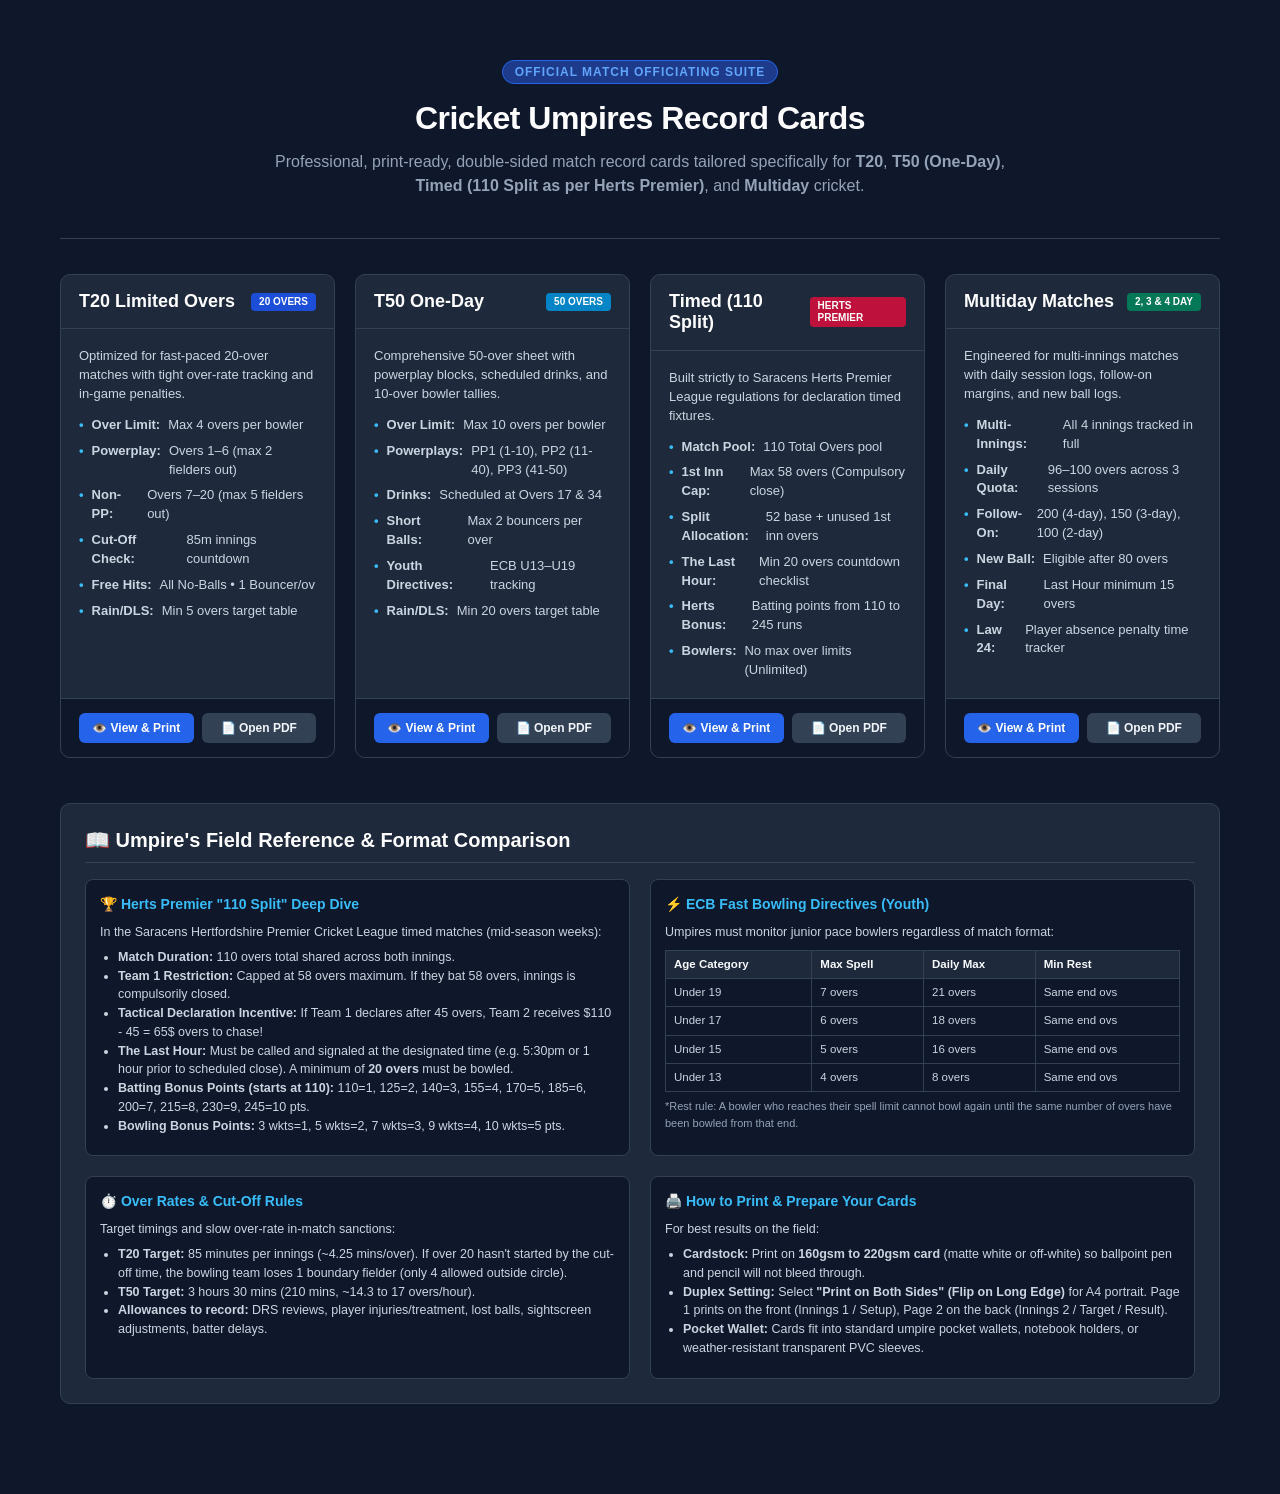
<file: index.html>
<!DOCTYPE html>
<html lang="en">
<head>
<meta charset="utf-8">
<meta name="viewport" content="width=device-width, initial-scale=1.0">
<title>Cricket Umpires Record Cards Suite &bull; T20, T50, Timed (110 Split), Multiday</title>
<link rel="stylesheet" href="css/umpire_card.css">
<style>
  body {
    background-color: #0f172a;
    color: #f8fafc;
    font-family: -apple-system, BlinkMacSystemFont, "Segoe UI", Roboto, "Helvetica Neue", Arial, sans-serif;
    padding: 0;
    margin: 0;
  }
  .hub-container {
    max-width: 1200px;
    margin: 0 auto;
    padding: 30px 20px 60px 20px;
  }
  .hero-header {
    text-align: center;
    padding: 30px 10px 40px;
    border-bottom: 1px solid #334155;
    margin-bottom: 35px;
  }
  .hero-badge {
    display: inline-block;
    background: #1e3a8a;
    color: #60a5fa;
    border: 1px solid #2563eb;
    padding: 4px 12px;
    border-radius: 9999px;
    font-size: 12px;
    font-weight: 700;
    letter-spacing: 1px;
    text-transform: uppercase;
    margin-bottom: 15px;
  }
  .hero-title {
    font-size: 32px;
    font-weight: 900;
    color: #ffffff;
    letter-spacing: -0.5px;
    margin-bottom: 12px;
  }
  .hero-subtitle {
    font-size: 16px;
    color: #94a3b8;
    max-width: 750px;
    margin: 0 auto;
    line-height: 1.5;
  }
  .format-grid {
    display: grid;
    grid-template-columns: repeat(auto-fit, minmax(270px, 1fr));
    gap: 20px;
    margin-bottom: 45px;
  }
  .format-card {
    background: #1e293b;
    border: 1px solid #334155;
    border-radius: 10px;
    overflow: hidden;
    display: flex;
    flex-direction: column;
    transition: transform 0.2s ease, border-color 0.2s ease;
  }
  .format-card:hover {
    transform: translateY(-3px);
    border-color: #3b82f6;
  }
  .format-card-header {
    padding: 16px 18px;
    border-bottom: 1px solid #334155;
    display: flex;
    justify-content: space-between;
    align-items: center;
  }
  .format-card-header h2 {
    font-size: 18px;
    font-weight: 800;
    color: #ffffff;
    margin: 0;
  }
  .badge-format {
    font-size: 10px;
    font-weight: 700;
    padding: 3px 8px;
    border-radius: 4px;
    text-transform: uppercase;
  }
  .bg-t20 { background: #1d4ed8; color: #fff; }
  .bg-t50 { background: #0284c7; color: #fff; }
  .bg-timed { background: #be123c; color: #fff; }
  .bg-multiday { background: #047857; color: #fff; }

  .format-card-body {
    padding: 18px;
    flex: 1;
    display: flex;
    flex-direction: column;
    gap: 12px;
    font-size: 13px;
    color: #cbd5e1;
    line-height: 1.45;
  }
  .feature-list {
    list-style: none;
    padding: 0;
    margin: 0;
    display: flex;
    flex-direction: column;
    gap: 7px;
  }
  .feature-list li {
    display: flex;
    align-items: flex-start;
    gap: 8px;
  }
  .feature-list li span.bullet {
    color: #38bdf8;
    font-weight: bold;
  }
  .format-card-actions {
    padding: 14px 18px;
    background: #0f172a;
    border-top: 1px solid #334155;
    display: flex;
    gap: 8px;
  }
  .btn-card {
    flex: 1;
    text-align: center;
    padding: 8px 10px;
    font-size: 12px;
    font-weight: 700;
    border-radius: 6px;
    text-decoration: none;
    cursor: pointer;
    border: none;
    display: inline-flex;
    justify-content: center;
    align-items: center;
    gap: 5px;
  }
  .btn-view {
    background: #2563eb;
    color: #fff;
  }
  .btn-view:hover {
    background: #1d4ed8;
  }
  .btn-pdf {
    background: #334155;
    color: #f1f5f9;
  }
  .btn-pdf:hover {
    background: #475569;
  }

  /* Reference Guide Section */
  .guide-section {
    background: #1e293b;
    border: 1px solid #334155;
    border-radius: 10px;
    padding: 24px;
    margin-bottom: 30px;
  }
  .guide-title {
    font-size: 20px;
    font-weight: 800;
    color: #fff;
    margin-bottom: 16px;
    display: flex;
    align-items: center;
    gap: 10px;
    border-bottom: 1px solid #334155;
    padding-bottom: 10px;
  }
  .guide-grid {
    display: grid;
    grid-template-columns: 1fr 1fr;
    gap: 20px;
  }
  @media (max-width: 768px) {
    .guide-grid { grid-template-columns: 1fr; }
  }
  .guide-box {
    background: #0f172a;
    border: 1px solid #334155;
    border-radius: 8px;
    padding: 14px;
    font-size: 12.5px;
    line-height: 1.5;
    color: #cbd5e1;
  }
  .guide-box h3 {
    font-size: 14px;
    font-weight: 700;
    color: #38bdf8;
    margin-bottom: 8px;
  }
  table.ref-table {
    width: 100%;
    border-collapse: collapse;
    margin-top: 8px;
    font-size: 11.5px;
  }
  table.ref-table th, table.ref-table td {
    border: 1px solid #334155;
    padding: 5px 8px;
    text-align: left;
  }
  table.ref-table th {
    background: #1e293b;
    color: #f8fafc;
    font-weight: 700;
  }
  table.ref-table td {
    color: #cbd5e1;
  }
</style>
</head>
<body>

<div class="hub-container">
  
  <!-- Header -->
  <header class="hero-header">
    <div class="hero-badge">Official Match Officiating Suite</div>
    <h1 class="hero-title">Cricket Umpires Record Cards</h1>
    <p class="hero-subtitle">
      Professional, print-ready, double-sided match record cards tailored specifically for <strong>T20</strong>, <strong>T50 (One-Day)</strong>, <strong>Timed (110 Split as per Herts Premier)</strong>, and <strong>Multiday</strong> cricket.
    </p>
  </header>

  <!-- 4 Cards Selector Grid -->
  <div class="format-grid">
    
    <!-- 1. T20 -->
    <div class="format-card">
      <div class="format-card-header">
        <h2>T20 Limited Overs</h2>
        <span class="badge-format bg-t20">20 Overs</span>
      </div>
      <div class="format-card-body">
        <p>Optimized for fast-paced 20-over matches with tight over-rate tracking and in-game penalties.</p>
        <ul class="feature-list">
          <li><span class="bullet">&bull;</span> <strong>Over Limit:</strong> Max 4 overs per bowler</li>
          <li><span class="bullet">&bull;</span> <strong>Powerplay:</strong> Overs 1–6 (max 2 fielders out)</li>
          <li><span class="bullet">&bull;</span> <strong>Non-PP:</strong> Overs 7–20 (max 5 fielders out)</li>
          <li><span class="bullet">&bull;</span> <strong>Cut-Off Check:</strong> 85m innings countdown</li>
          <li><span class="bullet">&bull;</span> <strong>Free Hits:</strong> All No-Balls &bull; 1 Bouncer/ov</li>
          <li><span class="bullet">&bull;</span> <strong>Rain/DLS:</strong> Min 5 overs target table</li>
        </ul>
      </div>
      <div class="format-card-actions">
        <a href="t20_umpire_card.html" class="btn-card btn-view">👁️ View &amp; Print</a>
        <a href="pdfs/t20_umpire_card.pdf" target="_blank" class="btn-card btn-pdf">📄 Open PDF</a>
      </div>
    </div>

    <!-- 2. T50 -->
    <div class="format-card">
      <div class="format-card-header">
        <h2>T50 One-Day</h2>
        <span class="badge-format bg-t50">50 Overs</span>
      </div>
      <div class="format-card-body">
        <p>Comprehensive 50-over sheet with powerplay blocks, scheduled drinks, and 10-over bowler tallies.</p>
        <ul class="feature-list">
          <li><span class="bullet">&bull;</span> <strong>Over Limit:</strong> Max 10 overs per bowler</li>
          <li><span class="bullet">&bull;</span> <strong>Powerplays:</strong> PP1 (1-10), PP2 (11-40), PP3 (41-50)</li>
          <li><span class="bullet">&bull;</span> <strong>Drinks:</strong> Scheduled at Overs 17 &amp; 34</li>
          <li><span class="bullet">&bull;</span> <strong>Short Balls:</strong> Max 2 bouncers per over</li>
          <li><span class="bullet">&bull;</span> <strong>Youth Directives:</strong> ECB U13–U19 tracking</li>
          <li><span class="bullet">&bull;</span> <strong>Rain/DLS:</strong> Min 20 overs target table</li>
        </ul>
      </div>
      <div class="format-card-actions">
        <a href="t50_umpire_card.html" class="btn-card btn-view">👁️ View &amp; Print</a>
        <a href="pdfs/t50_umpire_card.pdf" target="_blank" class="btn-card btn-pdf">📄 Open PDF</a>
      </div>
    </div>

    <!-- 3. Timed (110 Split Herts Premier) -->
    <div class="format-card">
      <div class="format-card-header">
        <h2>Timed (110 Split)</h2>
        <span class="badge-format bg-timed">Herts Premier</span>
      </div>
      <div class="format-card-body">
        <p>Built strictly to Saracens Herts Premier League regulations for declaration timed fixtures.</p>
        <ul class="feature-list">
          <li><span class="bullet">&bull;</span> <strong>Match Pool:</strong> 110 Total Overs pool</li>
          <li><span class="bullet">&bull;</span> <strong>1st Inn Cap:</strong> Max 58 overs (Compulsory close)</li>
          <li><span class="bullet">&bull;</span> <strong>Split Allocation:</strong> 52 base + unused 1st inn overs</li>
          <li><span class="bullet">&bull;</span> <strong>The Last Hour:</strong> Min 20 overs countdown checklist</li>
          <li><span class="bullet">&bull;</span> <strong>Herts Bonus:</strong> Batting points from 110 to 245 runs</li>
          <li><span class="bullet">&bull;</span> <strong>Bowlers:</strong> No max over limits (Unlimited)</li>
        </ul>
      </div>
      <div class="format-card-actions">
        <a href="timed_110_umpire_card.html" class="btn-card btn-view">👁️ View &amp; Print</a>
        <a href="pdfs/timed_110_umpire_card.pdf" target="_blank" class="btn-card btn-pdf">📄 Open PDF</a>
      </div>
    </div>

    <!-- 4. Multiday -->
    <div class="format-card">
      <div class="format-card-header">
        <h2>Multiday Matches</h2>
        <span class="badge-format bg-multiday">2, 3 &amp; 4 Day</span>
      </div>
      <div class="format-card-body">
        <p>Engineered for multi-innings matches with daily session logs, follow-on margins, and new ball logs.</p>
        <ul class="feature-list">
          <li><span class="bullet">&bull;</span> <strong>Multi-Innings:</strong> All 4 innings tracked in full</li>
          <li><span class="bullet">&bull;</span> <strong>Daily Quota:</strong> 96–100 overs across 3 sessions</li>
          <li><span class="bullet">&bull;</span> <strong>Follow-On:</strong> 200 (4-day), 150 (3-day), 100 (2-day)</li>
          <li><span class="bullet">&bull;</span> <strong>New Ball:</strong> Eligible after 80 overs</li>
          <li><span class="bullet">&bull;</span> <strong>Final Day:</strong> Last Hour minimum 15 overs</li>
          <li><span class="bullet">&bull;</span> <strong>Law 24:</strong> Player absence penalty time tracker</li>
        </ul>
      </div>
      <div class="format-card-actions">
        <a href="multiday_umpire_card.html" class="btn-card btn-view">👁️ View &amp; Print</a>
        <a href="pdfs/multiday_umpire_card.pdf" target="_blank" class="btn-card btn-pdf">📄 Open PDF</a>
      </div>
    </div>

  </div>

  <!-- Umpire Handbook & Key Regulations Reference Guide -->
  <section class="guide-section">
    <div class="guide-title">
      <span>📖 Umpire's Field Reference &amp; Format Comparison</span>
    </div>
    
    <div class="guide-grid">
      
      <!-- Box 1: Hertfordshire Premier League 110 Split Timed Specifics -->
      <div class="guide-box">
        <h3>🏆 Herts Premier "110 Split" Deep Dive</h3>
        <p>In the Saracens Hertfordshire Premier Cricket League timed matches (mid-season weeks):</p>
        <ul style="margin: 6px 0 6px 18px; padding: 0;">
          <li><strong>Match Duration:</strong> 110 overs total shared across both innings.</li>
          <li><strong>Team 1 Restriction:</strong> Capped at 58 overs maximum. If they bat 58 overs, innings is compulsorily closed.</li>
          <li><strong>Tactical Declaration Incentive:</strong> If Team 1 declares after 45 overs, Team 2 receives $110 - 45 = 65$ overs to chase!</li>
          <li><strong>The Last Hour:</strong> Must be called and signaled at the designated time (e.g. 5:30pm or 1 hour prior to scheduled close). A minimum of <strong>20 overs</strong> must be bowled.</li>
          <li><strong>Batting Bonus Points (starts at 110):</strong> 110=1, 125=2, 140=3, 155=4, 170=5, 185=6, 200=7, 215=8, 230=9, 245=10 pts.</li>
          <li><strong>Bowling Bonus Points:</strong> 3 wkts=1, 5 wkts=2, 7 wkts=3, 9 wkts=4, 10 wkts=5 pts.</li>
        </ul>
      </div>

      <!-- Box 2: ECB Youth Fast Bowling Directives -->
      <div class="guide-box">
        <h3>⚡ ECB Fast Bowling Directives (Youth)</h3>
        <p>Umpires must monitor junior pace bowlers regardless of match format:</p>
        <table class="ref-table">
          <thead>
            <tr><th>Age Category</th><th>Max Spell</th><th>Daily Max</th><th>Min Rest</th></tr>
          </thead>
          <tbody>
            <tr><td>Under 19</td><td>7 overs</td><td>21 overs</td><td>Same end ovs</td></tr>
            <tr><td>Under 17</td><td>6 overs</td><td>18 overs</td><td>Same end ovs</td></tr>
            <tr><td>Under 15</td><td>5 overs</td><td>16 overs</td><td>Same end ovs</td></tr>
            <tr><td>Under 13</td><td>4 overs</td><td>8 overs</td><td>Same end ovs</td></tr>
          </tbody>
        </table>
        <p style="font-size: 11px; margin-top: 6px; color: #94a3b8;">
          *Rest rule: A bowler who reaches their spell limit cannot bowl again until the same number of overs have been bowled from that end.
        </p>
      </div>

      <!-- Box 3: Over-Rate Calculation & Penalties -->
      <div class="guide-box">
        <h3>⏱️ Over Rates &amp; Cut-Off Rules</h3>
        <p>Target timings and slow over-rate in-match sanctions:</p>
        <ul style="margin: 6px 0 6px 18px; padding: 0;">
          <li><strong>T20 Target:</strong> 85 minutes per innings (~4.25 mins/over). If over 20 hasn't started by the cut-off time, the bowling team loses 1 boundary fielder (only 4 allowed outside circle).</li>
          <li><strong>T50 Target:</strong> 3 hours 30 mins (210 mins, ~14.3 to 17 overs/hour).</li>
          <li><strong>Allowances to record:</strong> DRS reviews, player injuries/treatment, lost balls, sightscreen adjustments, batter delays.</li>
        </ul>
      </div>

      <!-- Box 4: Printing & Folding Instructions -->
      <div class="guide-box">
        <h3>🖨️ How to Print &amp; Prepare Your Cards</h3>
        <p>For best results on the field:</p>
        <ul style="margin: 6px 0 6px 18px; padding: 0;">
          <li><strong>Cardstock:</strong> Print on <strong>160gsm to 220gsm card</strong> (matte white or off-white) so ballpoint pen and pencil will not bleed through.</li>
          <li><strong>Duplex Setting:</strong> Select <strong>"Print on Both Sides" (Flip on Long Edge)</strong> for A4 portrait. Page 1 prints on the front (Innings 1 / Setup), Page 2 on the back (Innings 2 / Target / Result).</li>
          <li><strong>Pocket Wallet:</strong> Cards fit into standard umpire pocket wallets, notebook holders, or weather-resistant transparent PVC sleeves.</li>
        </ul>
      </div>

    </div>
  </section>

</div>

</body>
</html>
</file>
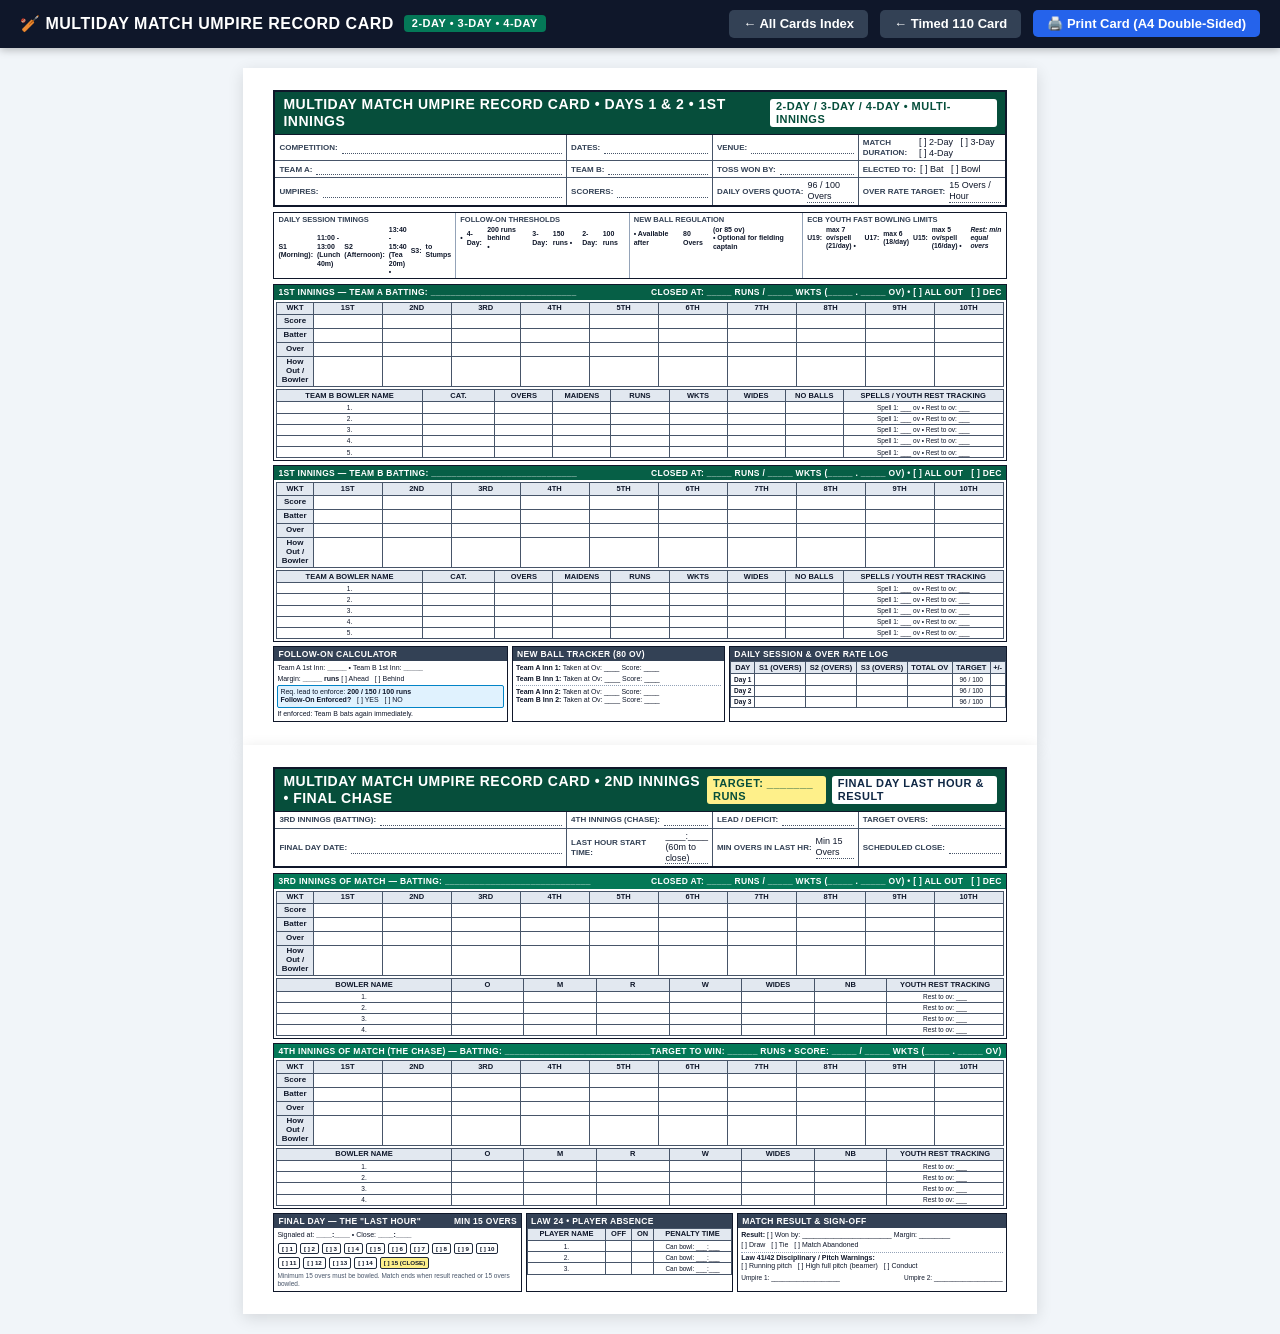
<file: multiday_umpire_card.html>
<!DOCTYPE html>
<html lang="en">
<head>
<meta charset="utf-8">
<title>Multiday Cricket Umpire Record Card</title>
<link rel="stylesheet" href="css/umpire_card.css">
<style>
  /* Multiday specific styles */
  .grid-2col {
    display: grid;
    grid-template-columns: 1fr 1fr;
    gap: 5px;
  }
  .grid-3col {
    display: grid;
    grid-template-columns: 1fr 1fr 1fr;
    gap: 4px;
  }
  .compact-table th {
    font-size: 6.8px;
    padding: 1px 1px;
  }
  .compact-table td {
    height: 9px;
    font-size: 6.5px;
    padding: 0.5px 1px;
    line-height: 1;
  }
  .session-header {
    background-color: #f1f5f9;
    font-weight: 700;
  }
  .badge-pill {
    display: inline-block;
    padding: 1px 3px;
    border: 1px solid #1e293b;
    border-radius: 2px;
    font-size: 6.2px;
    font-weight: 700;
    margin: 0.5px;
  }
  .innings-box {
    border: 1px solid var(--border-strong);
    background: #fff;
    margin-bottom: 4px;
  }
</style>
</head>
<body>

<div class="screen-nav no-print">
  <div class="nav-title">
    <span>🏏 MULTIDAY MATCH UMPIRE RECORD CARD</span>
    <span class="nav-badge" style="background: #047857;">2-Day &bull; 3-Day &bull; 4-Day</span>
  </div>
  <div class="nav-actions">
    <a href="index.html" class="btn btn-secondary">← All Cards Index</a>
    <a href="timed_110_umpire_card.html" class="btn btn-secondary">← Timed 110 Card</a>
    <button onclick="window.print()" class="btn">🖨️ Print Card (A4 Double-Sided)</button>
  </div>
</div>

<div class="card-container">

  <!-- ==========================================
       SIDE A: SETUP, 1ST INNINGS (BOTH TEAMS), SESSIONS & FOLLOW-ON
       ========================================== -->
  <div class="sheet">
    
    <!-- Header -->
    <div class="card-header">
      <div class="card-header-top" style="background: #064e3b;">
        <h1>MULTIDAY MATCH UMPIRE RECORD CARD &bull; DAYS 1 &amp; 2 &bull; 1ST INNINGS</h1>
        <span class="format-tag" style="color: #064e3b;">2-DAY / 3-DAY / 4-DAY &bull; MULTI-INNINGS</span>
      </div>
      <div class="card-header-meta">
        <div class="meta-item"><span class="meta-label">Competition:</span><span class="meta-fill"></span></div>
        <div class="meta-item"><span class="meta-label">Dates:</span><span class="meta-fill"></span></div>
        <div class="meta-item"><span class="meta-label">Venue:</span><span class="meta-fill"></span></div>
        <div class="meta-item"><span class="meta-label">Match Duration:</span> [ ] 2-Day &nbsp; [ ] 3-Day &nbsp; [ ] 4-Day</div>
      </div>
      <div class="card-header-meta" style="border-top: 1px solid var(--border-medium);">
        <div class="meta-item"><span class="meta-label">Team A:</span><span class="meta-fill"></span></div>
        <div class="meta-item"><span class="meta-label">Team B:</span><span class="meta-fill"></span></div>
        <div class="meta-item"><span class="meta-label">Toss Won By:</span><span class="meta-fill"></span></div>
        <div class="meta-item"><span class="meta-label">Elected To:</span> [ ] Bat &nbsp; [ ] Bowl</div>
      </div>
      <div class="card-header-meta" style="border-top: 1px solid var(--border-medium);">
        <div class="meta-item"><span class="meta-label">Umpires:</span><span class="meta-fill"></span></div>
        <div class="meta-item"><span class="meta-label">Scorers:</span><span class="meta-fill"></span></div>
        <div class="meta-item"><span class="meta-label">Daily Overs Quota:</span><span class="meta-fill">96 / 100 Overs</span></div>
        <div class="meta-item"><span class="meta-label">Over Rate Target:</span><span class="meta-fill">15 Overs / Hour</span></div>
      </div>
    </div>

    <!-- Match Schedule & Regulations Bar -->
    <div class="match-status-bar" style="grid-template-columns: 1.2fr 1.2fr 1.2fr 1.4fr;">
      <div class="status-cell">
        <span class="status-cell-title">Daily Session Timings</span>
        <div class="status-cell-body" style="font-size: 7px;">
          <strong>S1 (Morning):</strong> 11:00 - 13:00 (Lunch 40m)<br>
          <strong>S2 (Afternoon):</strong> 13:40 - 15:40 (Tea 20m) &bull; <strong>S3:</strong> to Stumps
        </div>
      </div>
      <div class="status-cell">
        <span class="status-cell-title">Follow-On Thresholds</span>
        <div class="status-cell-body" style="font-size: 7px;">
          &bull; <strong>4-Day:</strong> 200 runs behind<br>
          &bull; <strong>3-Day:</strong> 150 runs &bull; <strong>2-Day:</strong> 100 runs
        </div>
      </div>
      <div class="status-cell">
        <span class="status-cell-title">New Ball Regulation</span>
        <div class="status-cell-body" style="font-size: 7px;">
          &bull; Available after <strong>80 Overs</strong> (or 85 ov)<br>
          &bull; Optional for fielding captain
        </div>
      </div>
      <div class="status-cell">
        <span class="status-cell-title">ECB Youth Fast Bowling Limits</span>
        <div class="status-cell-body" style="font-size: 6.8px;">
          <strong>U19:</strong> max 7 ov/spell (21/day) &bull; <strong>U17:</strong> max 6 (18/day)<br>
          <strong>U15:</strong> max 5 ov/spell (16/day) &bull; <em>Rest: min equal overs</em>
        </div>
      </div>
    </div>

    <!-- Innings 1 (Team A) Progression & Wickets Block -->
    <div class="innings-box">
      <div class="section-title" style="background: #065f46;">
        <span>1ST INNINGS &mdash; TEAM A BATTING: _____________________________</span>
        <span>CLOSED AT: _____ RUNS / _____ WKTS (_____ . _____ OV) &bull; [ ] ALL OUT &nbsp; [ ] DEC</span>
      </div>
      <div style="padding: 2px;">
        <!-- FoW Table -->
        <table class="umpire-table fow-table" style="margin-bottom: 2px;">
          <thead>
            <tr>
              <th style="width: 5%;">Wkt</th>
              <th style="width: 9.5%;">1st</th>
              <th style="width: 9.5%;">2nd</th>
              <th style="width: 9.5%;">3rd</th>
              <th style="width: 9.5%;">4th</th>
              <th style="width: 9.5%;">5th</th>
              <th style="width: 9.5%;">6th</th>
              <th style="width: 9.5%;">7th</th>
              <th style="width: 9.5%;">8th</th>
              <th style="width: 9.5%;">9th</th>
              <th style="width: 9.5%;">10th</th>
            </tr>
          </thead>
          <tbody>
            <tr><td style="font-weight: 700; background: var(--bg-subhead);">Score</td><td></td><td></td><td></td><td></td><td></td><td></td><td></td><td></td><td></td><td></td></tr>
            <tr><td style="font-weight: 700; background: var(--bg-subhead);">Batter</td><td></td><td></td><td></td><td></td><td></td><td></td><td></td><td></td><td></td><td></td></tr>
            <tr><td style="font-weight: 700; background: var(--bg-subhead);">Over</td><td></td><td></td><td></td><td></td><td></td><td></td><td></td><td></td><td></td><td></td></tr>
            <tr><td style="font-weight: 700; background: var(--bg-subhead);">How Out / Bowler</td><td></td><td></td><td></td><td></td><td></td><td></td><td></td><td></td><td></td><td></td></tr>
          </tbody>
        </table>
        
        <!-- Bowler Figures Innings 1 -->
        <table class="umpire-table compact-table">
          <thead>
            <tr>
              <th style="width: 20%;">Team B Bowler Name</th>
              <th style="width: 10%;">Cat.</th>
              <th style="width: 8%;">Overs</th>
              <th style="width: 8%;">Maidens</th>
              <th style="width: 8%;">Runs</th>
              <th style="width: 8%;">Wkts</th>
              <th style="width: 8%;">Wides</th>
              <th style="width: 8%;">No Balls</th>
              <th style="width: 22%;">Spells / Youth Rest Tracking</th>
            </tr>
          </thead>
          <tbody>
            <tr><td>1.</td><td></td><td></td><td></td><td></td><td></td><td></td><td></td><td>Spell 1: ___ ov &bull; Rest to ov: ___</td></tr>
            <tr><td>2.</td><td></td><td></td><td></td><td></td><td></td><td></td><td></td><td>Spell 1: ___ ov &bull; Rest to ov: ___</td></tr>
            <tr><td>3.</td><td></td><td></td><td></td><td></td><td></td><td></td><td></td><td>Spell 1: ___ ov &bull; Rest to ov: ___</td></tr>
            <tr><td>4.</td><td></td><td></td><td></td><td></td><td></td><td></td><td></td><td>Spell 1: ___ ov &bull; Rest to ov: ___</td></tr>
            <tr><td>5.</td><td></td><td></td><td></td><td></td><td></td><td></td><td></td><td>Spell 1: ___ ov &bull; Rest to ov: ___</td></tr>
          </tbody>
        </table>
      </div>
    </div>

    <!-- Innings 1 (Team B) Progression & Wickets Block -->
    <div class="innings-box">
      <div class="section-title" style="background: #065f46;">
        <span>1ST INNINGS &mdash; TEAM B BATTING: _____________________________</span>
        <span>CLOSED AT: _____ RUNS / _____ WKTS (_____ . _____ OV) &bull; [ ] ALL OUT &nbsp; [ ] DEC</span>
      </div>
      <div style="padding: 2px;">
        <!-- FoW Table -->
        <table class="umpire-table fow-table" style="margin-bottom: 2px;">
          <thead>
            <tr>
              <th style="width: 5%;">Wkt</th>
              <th style="width: 9.5%;">1st</th>
              <th style="width: 9.5%;">2nd</th>
              <th style="width: 9.5%;">3rd</th>
              <th style="width: 9.5%;">4th</th>
              <th style="width: 9.5%;">5th</th>
              <th style="width: 9.5%;">6th</th>
              <th style="width: 9.5%;">7th</th>
              <th style="width: 9.5%;">8th</th>
              <th style="width: 9.5%;">9th</th>
              <th style="width: 9.5%;">10th</th>
            </tr>
          </thead>
          <tbody>
            <tr><td style="font-weight: 700; background: var(--bg-subhead);">Score</td><td></td><td></td><td></td><td></td><td></td><td></td><td></td><td></td><td></td><td></td></tr>
            <tr><td style="font-weight: 700; background: var(--bg-subhead);">Batter</td><td></td><td></td><td></td><td></td><td></td><td></td><td></td><td></td><td></td><td></td></tr>
            <tr><td style="font-weight: 700; background: var(--bg-subhead);">Over</td><td></td><td></td><td></td><td></td><td></td><td></td><td></td><td></td><td></td><td></td></tr>
            <tr><td style="font-weight: 700; background: var(--bg-subhead);">How Out / Bowler</td><td></td><td></td><td></td><td></td><td></td><td></td><td></td><td></td><td></td><td></td></tr>
          </tbody>
        </table>
        
        <!-- Bowler Figures Innings 1 -->
        <table class="umpire-table compact-table">
          <thead>
            <tr>
              <th style="width: 20%;">Team A Bowler Name</th>
              <th style="width: 10%;">Cat.</th>
              <th style="width: 8%;">Overs</th>
              <th style="width: 8%;">Maidens</th>
              <th style="width: 8%;">Runs</th>
              <th style="width: 8%;">Wkts</th>
              <th style="width: 8%;">Wides</th>
              <th style="width: 8%;">No Balls</th>
              <th style="width: 22%;">Spells / Youth Rest Tracking</th>
            </tr>
          </thead>
          <tbody>
            <tr><td>1.</td><td></td><td></td><td></td><td></td><td></td><td></td><td></td><td>Spell 1: ___ ov &bull; Rest to ov: ___</td></tr>
            <tr><td>2.</td><td></td><td></td><td></td><td></td><td></td><td></td><td></td><td>Spell 1: ___ ov &bull; Rest to ov: ___</td></tr>
            <tr><td>3.</td><td></td><td></td><td></td><td></td><td></td><td></td><td></td><td>Spell 1: ___ ov &bull; Rest to ov: ___</td></tr>
            <tr><td>4.</td><td></td><td></td><td></td><td></td><td></td><td></td><td></td><td>Spell 1: ___ ov &bull; Rest to ov: ___</td></tr>
            <tr><td>5.</td><td></td><td></td><td></td><td></td><td></td><td></td><td></td><td>Spell 1: ___ ov &bull; Rest to ov: ___</td></tr>
          </tbody>
        </table>
      </div>
    </div>

    <!-- Bottom Controls: Follow-On Calculator, New Ball Log & Daily Session Tracker -->
    <div style="display: grid; grid-template-columns: 1.1fr 1fr 1.3fr; gap: 4px;">
      
      <!-- Follow-On Calculator -->
      <div class="box-wrapper" style="margin-bottom: 0;">
        <div class="section-title">FOLLOW-ON CALCULATOR</div>
        <div style="padding: 3px; font-size: 7px; display: flex; flex-direction: column; gap: 2px;">
          <div>Team A 1st Inn: <strong>_____</strong> &bull; Team B 1st Inn: <strong>_____</strong></div>
          <div>Margin: <strong>_____ runs</strong> [ ] Ahead &nbsp; [ ] Behind</div>
          <div style="background: #e0f2fe; padding: 2px; border: 1px solid #0284c7; border-radius: 2px;">
            Req. lead to enforce: <strong>200 / 150 / 100 runs</strong><br>
            <strong>Follow-On Enforced?</strong> &nbsp; [ ] YES &nbsp; [ ] NO
          </div>
          <div>If enforced: Team B bats again immediately.</div>
        </div>
      </div>

      <!-- New Ball Log -->
      <div class="box-wrapper" style="margin-bottom: 0;">
        <div class="section-title">NEW BALL TRACKER (80 OV)</div>
        <div style="padding: 3px; font-size: 7px; display: flex; flex-direction: column; gap: 2px;">
          <div><strong>Team A Inn 1:</strong> Taken at Ov: ____ Score: ____</div>
          <div><strong>Team B Inn 1:</strong> Taken at Ov: ____ Score: ____</div>
          <div style="border-top: 1px dotted #94a3b8; padding-top: 2px;">
            <strong>Team A Inn 2:</strong> Taken at Ov: ____ Score: ____<br>
            <strong>Team B Inn 2:</strong> Taken at Ov: ____ Score: ____
          </div>
        </div>
      </div>

      <!-- Session & Over Rate Day 1 & Day 2 -->
      <div class="box-wrapper" style="margin-bottom: 0;">
        <div class="section-title">DAILY SESSION &amp; OVER RATE LOG</div>
        <table class="umpire-table" style="font-size: 6.5px;">
          <thead>
            <tr>
              <th>Day</th>
              <th>S1 (Overs)</th>
              <th>S2 (Overs)</th>
              <th>S3 (Overs)</th>
              <th>Total Ov</th>
              <th>Target</th>
              <th>+/-</th>
            </tr>
          </thead>
          <tbody>
            <tr><td><strong>Day 1</strong></td><td></td><td></td><td></td><td></td><td>96 / 100</td><td></td></tr>
            <tr><td><strong>Day 2</strong></td><td></td><td></td><td></td><td></td><td>96 / 100</td><td></td></tr>
            <tr><td><strong>Day 3</strong></td><td></td><td></td><td></td><td></td><td>96 / 100</td><td></td></tr>
          </tbody>
        </table>
      </div>

    </div>

  </div> <!-- /Sheet 1 -->


  <!-- ==========================================
       SIDE B: 2ND INNINGS (BOTH TEAMS), FINAL DAY LAST HOUR & RESULT
       ========================================== -->
  <div class="sheet">
    
    <!-- Header -->
    <div class="card-header">
      <div class="card-header-top" style="background: #064e3b;">
        <h1>MULTIDAY MATCH UMPIRE RECORD CARD &bull; 2ND INNINGS &bull; FINAL CHASE</h1>
        <div style="display: flex; gap: 6px; align-items: center;">
          <span class="format-tag" style="background: #fef08a; color: #064e3b;">TARGET: _______ RUNS</span>
          <span class="format-tag">FINAL DAY LAST HOUR &amp; RESULT</span>
        </div>
      </div>
      <div class="card-header-meta">
        <div class="meta-item"><span class="meta-label">3rd Innings (Batting):</span><span class="meta-fill"></span></div>
        <div class="meta-item"><span class="meta-label">4th Innings (Chase):</span><span class="meta-fill"></span></div>
        <div class="meta-item"><span class="meta-label">Lead / Deficit:</span><span class="meta-fill"></span></div>
        <div class="meta-item"><span class="meta-label">Target Overs:</span><span class="meta-fill"></span></div>
      </div>
      <div class="card-header-meta" style="border-top: 1px solid var(--border-medium);">
        <div class="meta-item"><span class="meta-label">Final Day Date:</span><span class="meta-fill"></span></div>
        <div class="meta-item"><span class="meta-label">Last Hour Start Time:</span><span class="meta-fill">____:____ (60m to close)</span></div>
        <div class="meta-item"><span class="meta-label">Min Overs in Last Hr:</span><span class="meta-fill">Min 15 Overs</span></div>
        <div class="meta-item"><span class="meta-label">Scheduled Close:</span><span class="meta-fill"></span></div>
      </div>
    </div>

    <!-- 3rd Innings of Match Progression Block -->
    <div class="innings-box">
      <div class="section-title" style="background: #047857;">
        <span>3RD INNINGS OF MATCH &mdash; BATTING: _____________________________</span>
        <span>CLOSED AT: _____ RUNS / _____ WKTS (_____ . _____ OV) &bull; [ ] ALL OUT &nbsp; [ ] DEC</span>
      </div>
      <div style="padding: 2px;">
        <!-- FoW Table -->
        <table class="umpire-table fow-table" style="margin-bottom: 2px;">
          <thead>
            <tr>
              <th style="width: 5%;">Wkt</th>
              <th style="width: 9.5%;">1st</th>
              <th style="width: 9.5%;">2nd</th>
              <th style="width: 9.5%;">3rd</th>
              <th style="width: 9.5%;">4th</th>
              <th style="width: 9.5%;">5th</th>
              <th style="width: 9.5%;">6th</th>
              <th style="width: 9.5%;">7th</th>
              <th style="width: 9.5%;">8th</th>
              <th style="width: 9.5%;">9th</th>
              <th style="width: 9.5%;">10th</th>
            </tr>
          </thead>
          <tbody>
            <tr><td style="font-weight: 700; background: var(--bg-subhead);">Score</td><td></td><td></td><td></td><td></td><td></td><td></td><td></td><td></td><td></td><td></td></tr>
            <tr><td style="font-weight: 700; background: var(--bg-subhead);">Batter</td><td></td><td></td><td></td><td></td><td></td><td></td><td></td><td></td><td></td><td></td></tr>
            <tr><td style="font-weight: 700; background: var(--bg-subhead);">Over</td><td></td><td></td><td></td><td></td><td></td><td></td><td></td><td></td><td></td><td></td></tr>
            <tr><td style="font-weight: 700; background: var(--bg-subhead);">How Out / Bowler</td><td></td><td></td><td></td><td></td><td></td><td></td><td></td><td></td><td></td><td></td></tr>
          </tbody>
        </table>
        
        <!-- Bowler Figures 3rd Innings -->
        <table class="umpire-table compact-table">
          <thead>
            <tr>
              <th style="width: 24%;">Bowler Name</th>
              <th style="width: 10%;">O</th>
              <th style="width: 10%;">M</th>
              <th style="width: 10%;">R</th>
              <th style="width: 10%;">W</th>
              <th style="width: 10%;">Wides</th>
              <th style="width: 10%;">NB</th>
              <th style="width: 16%;">Youth Rest Tracking</th>
            </tr>
          </thead>
          <tbody>
            <tr><td>1.</td><td></td><td></td><td></td><td></td><td></td><td></td><td>Rest to ov: ___</td></tr>
            <tr><td>2.</td><td></td><td></td><td></td><td></td><td></td><td></td><td>Rest to ov: ___</td></tr>
            <tr><td>3.</td><td></td><td></td><td></td><td></td><td></td><td></td><td>Rest to ov: ___</td></tr>
            <tr><td>4.</td><td></td><td></td><td></td><td></td><td></td><td></td><td>Rest to ov: ___</td></tr>
          </tbody>
        </table>
      </div>
    </div>

    <!-- 4th Innings of Match (The Final Chase) Progression Block -->
    <div class="innings-box">
      <div class="section-title" style="background: #047857;">
        <span>4TH INNINGS OF MATCH (THE CHASE) &mdash; BATTING: _____________________________</span>
        <span>TARGET TO WIN: ______ RUNS &bull; SCORE: _____ / _____ WKTS (_____ . _____ OV)</span>
      </div>
      <div style="padding: 2px;">
        <!-- FoW Table -->
        <table class="umpire-table fow-table" style="margin-bottom: 2px;">
          <thead>
            <tr>
              <th style="width: 5%;">Wkt</th>
              <th style="width: 9.5%;">1st</th>
              <th style="width: 9.5%;">2nd</th>
              <th style="width: 9.5%;">3rd</th>
              <th style="width: 9.5%;">4th</th>
              <th style="width: 9.5%;">5th</th>
              <th style="width: 9.5%;">6th</th>
              <th style="width: 9.5%;">7th</th>
              <th style="width: 9.5%;">8th</th>
              <th style="width: 9.5%;">9th</th>
              <th style="width: 9.5%;">10th</th>
            </tr>
          </thead>
          <tbody>
            <tr><td style="font-weight: 700; background: var(--bg-subhead);">Score</td><td></td><td></td><td></td><td></td><td></td><td></td><td></td><td></td><td></td><td></td></tr>
            <tr><td style="font-weight: 700; background: var(--bg-subhead);">Batter</td><td></td><td></td><td></td><td></td><td></td><td></td><td></td><td></td><td></td><td></td></tr>
            <tr><td style="font-weight: 700; background: var(--bg-subhead);">Over</td><td></td><td></td><td></td><td></td><td></td><td></td><td></td><td></td><td></td><td></td></tr>
            <tr><td style="font-weight: 700; background: var(--bg-subhead);">How Out / Bowler</td><td></td><td></td><td></td><td></td><td></td><td></td><td></td><td></td><td></td><td></td></tr>
          </tbody>
        </table>
        
        <!-- Bowler Figures 4th Innings -->
        <table class="umpire-table compact-table">
          <thead>
            <tr>
              <th style="width: 24%;">Bowler Name</th>
              <th style="width: 10%;">O</th>
              <th style="width: 10%;">M</th>
              <th style="width: 10%;">R</th>
              <th style="width: 10%;">W</th>
              <th style="width: 10%;">Wides</th>
              <th style="width: 10%;">NB</th>
              <th style="width: 16%;">Youth Rest Tracking</th>
            </tr>
          </thead>
          <tbody>
            <tr><td>1.</td><td></td><td></td><td></td><td></td><td></td><td></td><td>Rest to ov: ___</td></tr>
            <tr><td>2.</td><td></td><td></td><td></td><td></td><td></td><td></td><td>Rest to ov: ___</td></tr>
            <tr><td>3.</td><td></td><td></td><td></td><td></td><td></td><td></td><td>Rest to ov: ___</td></tr>
            <tr><td>4.</td><td></td><td></td><td></td><td></td><td></td><td></td><td>Rest to ov: ___</td></tr>
          </tbody>
        </table>
      </div>
    </div>

    <!-- Final Day Last Hour Tracker, Player Absence Log & Match Result -->
    <div style="display: grid; grid-template-columns: 1.2fr 1fr 1.3fr; gap: 4px;">
      
      <!-- Final Day Last Hour Tracker -->
      <div class="box-wrapper" style="margin-bottom: 0;">
        <div class="section-title">
          <span>FINAL DAY &mdash; THE "LAST HOUR"</span>
          <span>MIN 15 OVERS</span>
        </div>
        <div style="padding: 3px; font-size: 7px;">
          <div>Signaled at: <strong>____:____</strong> &bull; Close: <strong>____:____</strong></div>
          <div style="margin: 3px 0; display: flex; flex-wrap: wrap; gap: 2px;">
            <span class="badge-pill">[ ] 1</span>
            <span class="badge-pill">[ ] 2</span>
            <span class="badge-pill">[ ] 3</span>
            <span class="badge-pill">[ ] 4</span>
            <span class="badge-pill">[ ] 5</span>
            <span class="badge-pill">[ ] 6</span>
            <span class="badge-pill">[ ] 7</span>
            <span class="badge-pill">[ ] 8</span>
            <span class="badge-pill">[ ] 9</span>
            <span class="badge-pill">[ ] 10</span>
            <span class="badge-pill">[ ] 11</span>
            <span class="badge-pill">[ ] 12</span>
            <span class="badge-pill">[ ] 13</span>
            <span class="badge-pill">[ ] 14</span>
            <span class="badge-pill" style="background: #fef08a;">[ ] 15 (CLOSE)</span>
          </div>
          <div style="font-size: 6.5px; color: #475569;">
            Minimum 15 overs must be bowled. Match ends when result reached or 15 overs bowled.
          </div>
        </div>
      </div>

      <!-- Player Absence & Law 24 Log -->
      <div class="box-wrapper" style="margin-bottom: 0;">
        <div class="section-title">LAW 24 &bull; PLAYER ABSENCE</div>
        <table class="umpire-table" style="font-size: 6.5px;">
          <thead>
            <tr>
              <th>Player Name</th>
              <th>Off</th>
              <th>On</th>
              <th>Penalty Time</th>
            </tr>
          </thead>
          <tbody>
            <tr><td>1.</td><td></td><td></td><td>Can bowl: ___:___</td></tr>
            <tr><td>2.</td><td></td><td></td><td>Can bowl: ___:___</td></tr>
            <tr><td>3.</td><td></td><td></td><td>Can bowl: ___:___</td></tr>
          </tbody>
        </table>
      </div>

      <!-- Match Result & Sign-Off -->
      <div class="box-wrapper" style="margin-bottom: 0;">
        <div class="section-title">MATCH RESULT &amp; SIGN-OFF</div>
        <div style="padding: 3px; font-size: 7px; display: flex; flex-direction: column; gap: 2px;">
          <div><strong>Result:</strong> [ ] Won by: _______________________ Margin: ________</div>
          <div>[ ] Draw &nbsp; [ ] Tie &nbsp; [ ] Match Abandoned</div>
          <div style="border-top: 1px dotted #94a3b8; padding-top: 1px;">
            <strong>Law 41/42 Disciplinary / Pitch Warnings:</strong><br>
            [ ] Running pitch &nbsp; [ ] High full pitch (beamer) &nbsp; [ ] Conduct
          </div>
          <div style="font-size: 6.5px; margin-top: 2px; display: flex; justify-content: space-between;">
            <span>Umpire 1: ___________________</span>
            <span>Umpire 2: ___________________</span>
          </div>
        </div>
      </div>

    </div>

  </div> <!-- /Sheet 2 -->

</div>

</body>
</html>
</file>
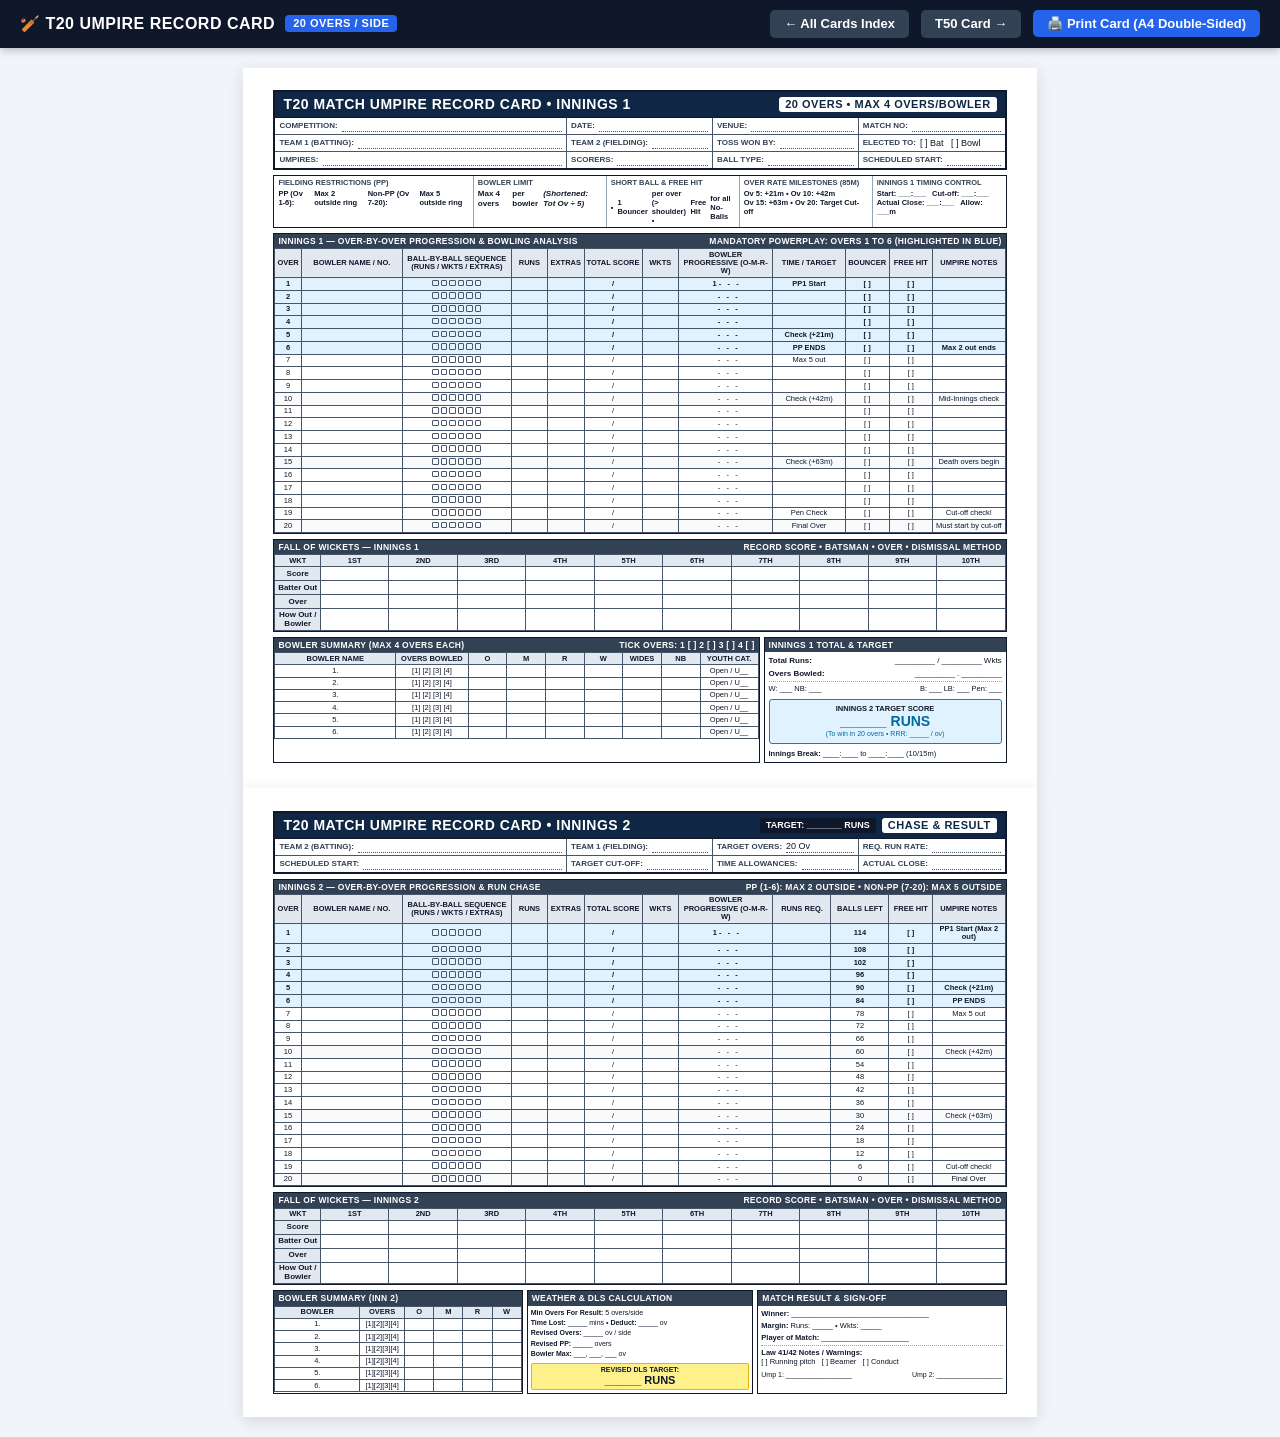
<file: t20_umpire_card.html>
<!DOCTYPE html>
<html lang="en">
<head>
<meta charset="utf-8">
<title>T20 Cricket Umpire Record Card</title>
<link rel="stylesheet" href="css/umpire_card.css">
<style>
  /* Format-specific overrides for T20 */
  .t20-grid {
    display: grid;
    grid-template-columns: 1fr;
    gap: 4px;
  }
  .over-grid-table th {
    font-size: 7.5px;
    padding: 2px 1px;
  }
  .over-grid-table td {
    height: 11px;
    font-size: 7.5px;
    padding: 1px 2px;
  }
  .ball-dots {
    display: inline-flex;
    gap: 2px;
    justify-content: center;
    align-items: center;
  }
  .ball-dot {
    width: 6.5px;
    height: 6.5px;
    border: 1px solid #475569;
    border-radius: 1px;
  }
  .target-badge {
    background: #0f172a;
    color: #fff;
    padding: 2px 6px;
    font-weight: 700;
    border-radius: 3px;
    font-size: 9px;
  }
</style>
</head>
<body>

<div class="screen-nav no-print">
  <div class="nav-title">
    <span>🏏 T20 UMPIRE RECORD CARD</span>
    <span class="nav-badge">20 Overs / Side</span>
  </div>
  <div class="nav-actions">
    <a href="index.html" class="btn btn-secondary">← All Cards Index</a>
    <a href="t50_umpire_card.html" class="btn btn-secondary">T50 Card →</a>
    <button onclick="window.print()" class="btn">🖨️ Print Card (A4 Double-Sided)</button>
  </div>
</div>

<div class="card-container">

  <!-- ==========================================
       SIDE A: 1ST INNINGS & MATCH SETUP
       ========================================== -->
  <div class="sheet">
    
    <!-- Header -->
    <div class="card-header">
      <div class="card-header-top">
        <h1>T20 MATCH UMPIRE RECORD CARD &bull; INNINGS 1</h1>
        <span class="format-tag">20 OVERS &bull; MAX 4 OVERS/BOWLER</span>
      </div>
      <div class="card-header-meta">
        <div class="meta-item"><span class="meta-label">Competition:</span><span class="meta-fill"></span></div>
        <div class="meta-item"><span class="meta-label">Date:</span><span class="meta-fill"></span></div>
        <div class="meta-item"><span class="meta-label">Venue:</span><span class="meta-fill"></span></div>
        <div class="meta-item"><span class="meta-label">Match No:</span><span class="meta-fill"></span></div>
      </div>
      <div class="card-header-meta" style="border-top: 1px solid var(--border-medium);">
        <div class="meta-item"><span class="meta-label">Team 1 (Batting):</span><span class="meta-fill"></span></div>
        <div class="meta-item"><span class="meta-label">Team 2 (Fielding):</span><span class="meta-fill"></span></div>
        <div class="meta-item"><span class="meta-label">Toss Won By:</span><span class="meta-fill"></span></div>
        <div class="meta-item"><span class="meta-label">Elected To:</span> [ ] Bat &nbsp; [ ] Bowl</div>
      </div>
      <div class="card-header-meta" style="border-top: 1px solid var(--border-medium);">
        <div class="meta-item"><span class="meta-label">Umpires:</span><span class="meta-fill"></span></div>
        <div class="meta-item"><span class="meta-label">Scorers:</span><span class="meta-fill"></span></div>
        <div class="meta-item"><span class="meta-label">Ball Type:</span><span class="meta-fill"></span></div>
        <div class="meta-item"><span class="meta-label">Scheduled Start:</span><span class="meta-fill"></span></div>
      </div>
    </div>

    <!-- Match Control & Regulation Reference Bar -->
    <div class="match-status-bar">
      <div class="status-cell">
        <span class="status-cell-title">Fielding Restrictions (PP)</span>
        <div class="status-cell-body" style="font-size: 7.5px;">
          <strong>PP (Ov 1-6):</strong> Max 2 outside ring<br>
          <strong>Non-PP (Ov 7-20):</strong> Max 5 outside ring
        </div>
      </div>
      <div class="status-cell">
        <span class="status-cell-title">Bowler Limit</span>
        <div class="status-cell-body" style="font-size: 8px;">
          <strong>Max 4 overs</strong> per bowler<br>
          <em>(Shortened: Tot Ov &divide; 5)</em>
        </div>
      </div>
      <div class="status-cell">
        <span class="status-cell-title">Short Ball &amp; Free Hit</span>
        <div class="status-cell-body" style="font-size: 7.5px;">
          &bull; <strong>1 Bouncer</strong> per over (&gt; shoulder)<br>
          &bull; <strong>Free Hit</strong> for all No-Balls
        </div>
      </div>
      <div class="status-cell">
        <span class="status-cell-title">Over Rate Milestones (85m)</span>
        <div class="status-cell-body" style="font-size: 7.5px;">
          Ov 5: +21m &bull; Ov 10: +42m<br>
          Ov 15: +63m &bull; Ov 20: Target Cut-off
        </div>
      </div>
      <div class="status-cell">
        <span class="status-cell-title">Innings 1 Timing Control</span>
        <div class="status-cell-body" style="font-size: 7.5px;">
          Start: ___:___ &nbsp; Cut-off: ___:___<br>
          Actual Close: ___:___ &nbsp; Allow: ___m
        </div>
      </div>
    </div>

    <!-- Innings 1: 20-Over Grid -->
    <div class="box-wrapper">
      <div class="section-title">
        <span>INNINGS 1 &mdash; OVER-BY-OVER PROGRESSION &amp; BOWLING ANALYSIS</span>
        <span>MANDATORY POWERPLAY: OVERS 1 TO 6 (HIGHLIGHTED IN BLUE)</span>
      </div>
      <table class="umpire-table over-grid-table">
        <thead>
          <tr>
            <th style="width: 3%;">Over</th>
            <th style="width: 14%;">Bowler Name / No.</th>
            <th style="width: 15%;">Ball-by-Ball Sequence (Runs / Wkts / Extras)</th>
            <th style="width: 5%;">Runs</th>
            <th style="width: 5%;">Extras</th>
            <th style="width: 8%;">Total Score</th>
            <th style="width: 5%;">Wkts</th>
            <th style="width: 13%;">Bowler Progressive (O-M-R-W)</th>
            <th style="width: 10%;">Time / Target</th>
            <th style="width: 6%;">Bouncer</th>
            <th style="width: 6%;">Free Hit</th>
            <th style="width: 10%;">Umpire Notes</th>
          </tr>
        </thead>
        <tbody>
          <!-- Overs 1-6: Powerplay -->
          <tr class="pp-row"><td>1</td><td></td><td><div class="ball-dots"><div class="ball-dot"></div><div class="ball-dot"></div><div class="ball-dot"></div><div class="ball-dot"></div><div class="ball-dot"></div><div class="ball-dot"></div></div></td><td></td><td></td><td>/</td><td></td><td>1 - &nbsp; - &nbsp; -</td><td>PP1 Start</td><td>[ ]</td><td>[ ]</td><td></td></tr>
          <tr class="pp-row"><td>2</td><td></td><td><div class="ball-dots"><div class="ball-dot"></div><div class="ball-dot"></div><div class="ball-dot"></div><div class="ball-dot"></div><div class="ball-dot"></div><div class="ball-dot"></div></div></td><td></td><td></td><td>/</td><td></td><td>&nbsp; - &nbsp; - &nbsp; -</td><td></td><td>[ ]</td><td>[ ]</td><td></td></tr>
          <tr class="pp-row"><td>3</td><td></td><td><div class="ball-dots"><div class="ball-dot"></div><div class="ball-dot"></div><div class="ball-dot"></div><div class="ball-dot"></div><div class="ball-dot"></div><div class="ball-dot"></div></div></td><td></td><td></td><td>/</td><td></td><td>&nbsp; - &nbsp; - &nbsp; -</td><td></td><td>[ ]</td><td>[ ]</td><td></td></tr>
          <tr class="pp-row"><td>4</td><td></td><td><div class="ball-dots"><div class="ball-dot"></div><div class="ball-dot"></div><div class="ball-dot"></div><div class="ball-dot"></div><div class="ball-dot"></div><div class="ball-dot"></div></div></td><td></td><td></td><td>/</td><td></td><td>&nbsp; - &nbsp; - &nbsp; -</td><td></td><td>[ ]</td><td>[ ]</td><td></td></tr>
          <tr class="pp-row"><td>5</td><td></td><td><div class="ball-dots"><div class="ball-dot"></div><div class="ball-dot"></div><div class="ball-dot"></div><div class="ball-dot"></div><div class="ball-dot"></div><div class="ball-dot"></div></div></td><td></td><td></td><td>/</td><td></td><td>&nbsp; - &nbsp; - &nbsp; -</td><td>Check (+21m)</td><td>[ ]</td><td>[ ]</td><td></td></tr>
          <tr class="pp-row"><td>6</td><td></td><td><div class="ball-dots"><div class="ball-dot"></div><div class="ball-dot"></div><div class="ball-dot"></div><div class="ball-dot"></div><div class="ball-dot"></div><div class="ball-dot"></div></div></td><td></td><td></td><td>/</td><td></td><td>&nbsp; - &nbsp; - &nbsp; -</td><td><strong>PP ENDS</strong></td><td>[ ]</td><td>[ ]</td><td>Max 2 out ends</td></tr>
          
          <!-- Overs 7-20: Regular Field -->
          <tr><td>7</td><td></td><td><div class="ball-dots"><div class="ball-dot"></div><div class="ball-dot"></div><div class="ball-dot"></div><div class="ball-dot"></div><div class="ball-dot"></div><div class="ball-dot"></div></div></td><td></td><td></td><td>/</td><td></td><td>&nbsp; - &nbsp; - &nbsp; -</td><td>Max 5 out</td><td>[ ]</td><td>[ ]</td><td></td></tr>
          <tr><td>8</td><td></td><td><div class="ball-dots"><div class="ball-dot"></div><div class="ball-dot"></div><div class="ball-dot"></div><div class="ball-dot"></div><div class="ball-dot"></div><div class="ball-dot"></div></div></td><td></td><td></td><td>/</td><td></td><td>&nbsp; - &nbsp; - &nbsp; -</td><td></td><td>[ ]</td><td>[ ]</td><td></td></tr>
          <tr><td>9</td><td></td><td><div class="ball-dots"><div class="ball-dot"></div><div class="ball-dot"></div><div class="ball-dot"></div><div class="ball-dot"></div><div class="ball-dot"></div><div class="ball-dot"></div></div></td><td></td><td></td><td>/</td><td></td><td>&nbsp; - &nbsp; - &nbsp; -</td><td></td><td>[ ]</td><td>[ ]</td><td></td></tr>
          <tr class="highlight-row"><td>10</td><td></td><td><div class="ball-dots"><div class="ball-dot"></div><div class="ball-dot"></div><div class="ball-dot"></div><div class="ball-dot"></div><div class="ball-dot"></div><div class="ball-dot"></div></div></td><td></td><td></td><td>/</td><td></td><td>&nbsp; - &nbsp; - &nbsp; -</td><td>Check (+42m)</td><td>[ ]</td><td>[ ]</td><td>Mid-Innings check</td></tr>
          <tr><td>11</td><td></td><td><div class="ball-dots"><div class="ball-dot"></div><div class="ball-dot"></div><div class="ball-dot"></div><div class="ball-dot"></div><div class="ball-dot"></div><div class="ball-dot"></div></div></td><td></td><td></td><td>/</td><td></td><td>&nbsp; - &nbsp; - &nbsp; -</td><td></td><td>[ ]</td><td>[ ]</td><td></td></tr>
          <tr><td>12</td><td></td><td><div class="ball-dots"><div class="ball-dot"></div><div class="ball-dot"></div><div class="ball-dot"></div><div class="ball-dot"></div><div class="ball-dot"></div><div class="ball-dot"></div></div></td><td></td><td></td><td>/</td><td></td><td>&nbsp; - &nbsp; - &nbsp; -</td><td></td><td>[ ]</td><td>[ ]</td><td></td></tr>
          <tr><td>13</td><td></td><td><div class="ball-dots"><div class="ball-dot"></div><div class="ball-dot"></div><div class="ball-dot"></div><div class="ball-dot"></div><div class="ball-dot"></div><div class="ball-dot"></div></div></td><td></td><td></td><td>/</td><td></td><td>&nbsp; - &nbsp; - &nbsp; -</td><td></td><td>[ ]</td><td>[ ]</td><td></td></tr>
          <tr><td>14</td><td></td><td><div class="ball-dots"><div class="ball-dot"></div><div class="ball-dot"></div><div class="ball-dot"></div><div class="ball-dot"></div><div class="ball-dot"></div><div class="ball-dot"></div></div></td><td></td><td></td><td>/</td><td></td><td>&nbsp; - &nbsp; - &nbsp; -</td><td></td><td>[ ]</td><td>[ ]</td><td></td></tr>
          <tr class="highlight-row"><td>15</td><td></td><td><div class="ball-dots"><div class="ball-dot"></div><div class="ball-dot"></div><div class="ball-dot"></div><div class="ball-dot"></div><div class="ball-dot"></div><div class="ball-dot"></div></div></td><td></td><td></td><td>/</td><td></td><td>&nbsp; - &nbsp; - &nbsp; -</td><td>Check (+63m)</td><td>[ ]</td><td>[ ]</td><td>Death overs begin</td></tr>
          <tr><td>16</td><td></td><td><div class="ball-dots"><div class="ball-dot"></div><div class="ball-dot"></div><div class="ball-dot"></div><div class="ball-dot"></div><div class="ball-dot"></div><div class="ball-dot"></div></div></td><td></td><td></td><td>/</td><td></td><td>&nbsp; - &nbsp; - &nbsp; -</td><td></td><td>[ ]</td><td>[ ]</td><td></td></tr>
          <tr><td>17</td><td></td><td><div class="ball-dots"><div class="ball-dot"></div><div class="ball-dot"></div><div class="ball-dot"></div><div class="ball-dot"></div><div class="ball-dot"></div><div class="ball-dot"></div></div></td><td></td><td></td><td>/</td><td></td><td>&nbsp; - &nbsp; - &nbsp; -</td><td></td><td>[ ]</td><td>[ ]</td><td></td></tr>
          <tr><td>18</td><td></td><td><div class="ball-dots"><div class="ball-dot"></div><div class="ball-dot"></div><div class="ball-dot"></div><div class="ball-dot"></div><div class="ball-dot"></div><div class="ball-dot"></div></div></td><td></td><td></td><td>/</td><td></td><td>&nbsp; - &nbsp; - &nbsp; -</td><td></td><td>[ ]</td><td>[ ]</td><td></td></tr>
          <tr><td>19</td><td></td><td><div class="ball-dots"><div class="ball-dot"></div><div class="ball-dot"></div><div class="ball-dot"></div><div class="ball-dot"></div><div class="ball-dot"></div><div class="ball-dot"></div></div></td><td></td><td></td><td>/</td><td></td><td>&nbsp; - &nbsp; - &nbsp; -</td><td>Pen Check</td><td>[ ]</td><td>[ ]</td><td>Cut-off check!</td></tr>
          <tr class="highlight-row"><td>20</td><td></td><td><div class="ball-dots"><div class="ball-dot"></div><div class="ball-dot"></div><div class="ball-dot"></div><div class="ball-dot"></div><div class="ball-dot"></div><div class="ball-dot"></div></div></td><td></td><td></td><td>/</td><td></td><td>&nbsp; - &nbsp; - &nbsp; -</td><td>Final Over</td><td>[ ]</td><td>[ ]</td><td>Must start by cut-off</td></tr>
        </tbody>
      </table>
    </div>

    <!-- Fall of Wickets (FoW) -->
    <div class="box-wrapper">
      <div class="section-title">
        <span>FALL OF WICKETS &mdash; INNINGS 1</span>
        <span>RECORD SCORE &bull; BATSMAN &bull; OVER &bull; DISMISSAL METHOD</span>
      </div>
      <table class="umpire-table fow-table">
        <thead>
          <tr>
            <th style="width: 6%;">Wkt</th>
            <th style="width: 9%;">1st</th>
            <th style="width: 9%;">2nd</th>
            <th style="width: 9%;">3rd</th>
            <th style="width: 9%;">4th</th>
            <th style="width: 9%;">5th</th>
            <th style="width: 9%;">6th</th>
            <th style="width: 9%;">7th</th>
            <th style="width: 9%;">8th</th>
            <th style="width: 9%;">9th</th>
            <th style="width: 9%;">10th</th>
          </tr>
        </thead>
        <tbody>
          <tr>
            <td style="font-weight: 700; background: var(--bg-subhead);">Score</td>
            <td></td><td></td><td></td><td></td><td></td><td></td><td></td><td></td><td></td><td></td>
          </tr>
          <tr>
            <td style="font-weight: 700; background: var(--bg-subhead);">Batter Out</td>
            <td></td><td></td><td></td><td></td><td></td><td></td><td></td><td></td><td></td><td></td>
          </tr>
          <tr>
            <td style="font-weight: 700; background: var(--bg-subhead);">Over</td>
            <td></td><td></td><td></td><td></td><td></td><td></td><td></td><td></td><td></td><td></td>
          </tr>
          <tr>
            <td style="font-weight: 700; background: var(--bg-subhead);">How Out / Bowler</td>
            <td></td><td></td><td></td><td></td><td></td><td></td><td></td><td></td><td></td><td></td>
          </tr>
        </tbody>
      </table>
    </div>

    <!-- Innings 1 Bowling Analysis & Fast Bowling Directives Summary -->
    <div style="display: grid; grid-template-columns: 2fr 1fr; gap: 4px; margin-bottom: 3px;">
      <div class="box-wrapper" style="margin-bottom: 0;">
        <div class="section-title">
          <span>BOWLER SUMMARY (MAX 4 OVERS EACH)</span>
          <span>TICK OVERS: 1 [ ] 2 [ ] 3 [ ] 4 [ ]</span>
        </div>
        <table class="umpire-table" style="font-size: 7.5px;">
          <thead>
            <tr>
              <th style="width: 25%;">Bowler Name</th>
              <th style="width: 15%;">Overs Bowled</th>
              <th style="width: 8%;">O</th>
              <th style="width: 8%;">M</th>
              <th style="width: 8%;">R</th>
              <th style="width: 8%;">W</th>
              <th style="width: 8%;">Wides</th>
              <th style="width: 8%;">NB</th>
              <th style="width: 12%;">Youth Cat.</th>
            </tr>
          </thead>
          <tbody>
            <tr><td>1.</td><td>[1] [2] [3] [4]</td><td></td><td></td><td></td><td></td><td></td><td></td><td>Open / U__</td></tr>
            <tr><td>2.</td><td>[1] [2] [3] [4]</td><td></td><td></td><td></td><td></td><td></td><td></td><td>Open / U__</td></tr>
            <tr><td>3.</td><td>[1] [2] [3] [4]</td><td></td><td></td><td></td><td></td><td></td><td></td><td>Open / U__</td></tr>
            <tr><td>4.</td><td>[1] [2] [3] [4]</td><td></td><td></td><td></td><td></td><td></td><td></td><td>Open / U__</td></tr>
            <tr><td>5.</td><td>[1] [2] [3] [4]</td><td></td><td></td><td></td><td></td><td></td><td></td><td>Open / U__</td></tr>
            <tr><td>6.</td><td>[1] [2] [3] [4]</td><td></td><td></td><td></td><td></td><td></td><td></td><td>Open / U__</td></tr>
          </tbody>
        </table>
      </div>

      <!-- Innings 1 Totals & Target Box -->
      <div class="box-wrapper" style="margin-bottom: 0;">
        <div class="section-title">INNINGS 1 TOTAL &amp; TARGET</div>
        <div style="padding: 4px; font-size: 8px; display: flex; flex-direction: column; gap: 3px;">
          <div style="display: flex; justify-content: space-between;">
            <strong>Total Runs:</strong> <span>_________ / _________ Wkts</span>
          </div>
          <div style="display: flex; justify-content: space-between;">
            <strong>Overs Bowled:</strong> <span>_________ . _________</span>
          </div>
          <div style="display: flex; justify-content: space-between; font-size: 7.5px; border-top: 1px dotted #94a3b8; padding-top: 2px;">
            <span>W: ___ NB: ___</span>
            <span>B: ___ LB: ___ Pen: ___</span>
          </div>
          <div style="margin-top: 3px; background: #e0f2fe; padding: 4px; border: 1px solid #0284c7; text-align: center; border-radius: 3px;">
            <div style="font-size: 7.5px; font-weight: 700; text-transform: uppercase;">Innings 2 Target Score</div>
            <div style="font-size: 14px; font-weight: 900; color: #0369a1;">______ RUNS</div>
            <div style="font-size: 7px; color: #0369a1;">(To win in 20 overs &bull; RRR: _____ / ov)</div>
          </div>
          <div style="font-size: 7.5px; margin-top: 2px;">
            <strong>Innings Break:</strong> ____:____ to ____:____ (10/15m)
          </div>
        </div>
      </div>
    </div>

  </div> <!-- /Sheet 1 -->


  <!-- ==========================================
       SIDE B: 2ND INNINGS & MATCH CONCLUSION
       ========================================== -->
  <div class="sheet">
    
    <!-- Header -->
    <div class="card-header">
      <div class="card-header-top">
        <h1>T20 MATCH UMPIRE RECORD CARD &bull; INNINGS 2</h1>
        <div style="display: flex; gap: 6px; align-items: center;">
          <span class="target-badge">TARGET: _______ RUNS</span>
          <span class="format-tag">CHASE &amp; RESULT</span>
        </div>
      </div>
      <div class="card-header-meta">
        <div class="meta-item"><span class="meta-label">Team 2 (Batting):</span><span class="meta-fill"></span></div>
        <div class="meta-item"><span class="meta-label">Team 1 (Fielding):</span><span class="meta-fill"></span></div>
        <div class="meta-item"><span class="meta-label">Target Overs:</span><span class="meta-fill">20 Ov</span></div>
        <div class="meta-item"><span class="meta-label">Req. Run Rate:</span><span class="meta-fill"></span></div>
      </div>
      <div class="card-header-meta" style="border-top: 1px solid var(--border-medium);">
        <div class="meta-item"><span class="meta-label">Scheduled Start:</span><span class="meta-fill"></span></div>
        <div class="meta-item"><span class="meta-label">Target Cut-Off:</span><span class="meta-fill"></span></div>
        <div class="meta-item"><span class="meta-label">Time Allowances:</span><span class="meta-fill"></span></div>
        <div class="meta-item"><span class="meta-label">Actual Close:</span><span class="meta-fill"></span></div>
      </div>
    </div>

    <!-- Innings 2: 20-Over Grid -->
    <div class="box-wrapper">
      <div class="section-title">
        <span>INNINGS 2 &mdash; OVER-BY-OVER PROGRESSION &amp; RUN CHASE</span>
        <span>PP (1-6): MAX 2 OUTSIDE &bull; NON-PP (7-20): MAX 5 OUTSIDE</span>
      </div>
      <table class="umpire-table over-grid-table">
        <thead>
          <tr>
            <th style="width: 3%;">Over</th>
            <th style="width: 14%;">Bowler Name / No.</th>
            <th style="width: 15%;">Ball-by-Ball Sequence (Runs / Wkts / Extras)</th>
            <th style="width: 5%;">Runs</th>
            <th style="width: 5%;">Extras</th>
            <th style="width: 8%;">Total Score</th>
            <th style="width: 5%;">Wkts</th>
            <th style="width: 13%;">Bowler Progressive (O-M-R-W)</th>
            <th style="width: 8%;">Runs Req.</th>
            <th style="width: 8%;">Balls Left</th>
            <th style="width: 6%;">Free Hit</th>
            <th style="width: 12%;">Umpire Notes</th>
          </tr>
        </thead>
        <tbody>
          <!-- Overs 1-6 PP -->
          <tr class="pp-row"><td>1</td><td></td><td><div class="ball-dots"><div class="ball-dot"></div><div class="ball-dot"></div><div class="ball-dot"></div><div class="ball-dot"></div><div class="ball-dot"></div><div class="ball-dot"></div></div></td><td></td><td></td><td>/</td><td></td><td>1 - &nbsp; - &nbsp; -</td><td></td><td>114</td><td>[ ]</td><td>PP1 Start (Max 2 out)</td></tr>
          <tr class="pp-row"><td>2</td><td></td><td><div class="ball-dots"><div class="ball-dot"></div><div class="ball-dot"></div><div class="ball-dot"></div><div class="ball-dot"></div><div class="ball-dot"></div><div class="ball-dot"></div></div></td><td></td><td></td><td>/</td><td></td><td>&nbsp; - &nbsp; - &nbsp; -</td><td></td><td>108</td><td>[ ]</td><td></td></tr>
          <tr class="pp-row"><td>3</td><td></td><td><div class="ball-dots"><div class="ball-dot"></div><div class="ball-dot"></div><div class="ball-dot"></div><div class="ball-dot"></div><div class="ball-dot"></div><div class="ball-dot"></div></div></td><td></td><td></td><td>/</td><td></td><td>&nbsp; - &nbsp; - &nbsp; -</td><td></td><td>102</td><td>[ ]</td><td></td></tr>
          <tr class="pp-row"><td>4</td><td></td><td><div class="ball-dots"><div class="ball-dot"></div><div class="ball-dot"></div><div class="ball-dot"></div><div class="ball-dot"></div><div class="ball-dot"></div><div class="ball-dot"></div></div></td><td></td><td></td><td>/</td><td></td><td>&nbsp; - &nbsp; - &nbsp; -</td><td></td><td>96</td><td>[ ]</td><td></td></tr>
          <tr class="pp-row"><td>5</td><td></td><td><div class="ball-dots"><div class="ball-dot"></div><div class="ball-dot"></div><div class="ball-dot"></div><div class="ball-dot"></div><div class="ball-dot"></div><div class="ball-dot"></div></div></td><td></td><td></td><td>/</td><td></td><td>&nbsp; - &nbsp; - &nbsp; -</td><td></td><td>90</td><td>[ ]</td><td>Check (+21m)</td></tr>
          <tr class="pp-row"><td>6</td><td></td><td><div class="ball-dots"><div class="ball-dot"></div><div class="ball-dot"></div><div class="ball-dot"></div><div class="ball-dot"></div><div class="ball-dot"></div><div class="ball-dot"></div></div></td><td></td><td></td><td>/</td><td></td><td>&nbsp; - &nbsp; - &nbsp; -</td><td></td><td>84</td><td>[ ]</td><td><strong>PP ENDS</strong></td></tr>
          
          <!-- Overs 7-20 -->
          <tr><td>7</td><td></td><td><div class="ball-dots"><div class="ball-dot"></div><div class="ball-dot"></div><div class="ball-dot"></div><div class="ball-dot"></div><div class="ball-dot"></div><div class="ball-dot"></div></div></td><td></td><td></td><td>/</td><td></td><td>&nbsp; - &nbsp; - &nbsp; -</td><td></td><td>78</td><td>[ ]</td><td>Max 5 out</td></tr>
          <tr><td>8</td><td></td><td><div class="ball-dots"><div class="ball-dot"></div><div class="ball-dot"></div><div class="ball-dot"></div><div class="ball-dot"></div><div class="ball-dot"></div><div class="ball-dot"></div></div></td><td></td><td></td><td>/</td><td></td><td>&nbsp; - &nbsp; - &nbsp; -</td><td></td><td>72</td><td>[ ]</td><td></td></tr>
          <tr><td>9</td><td></td><td><div class="ball-dots"><div class="ball-dot"></div><div class="ball-dot"></div><div class="ball-dot"></div><div class="ball-dot"></div><div class="ball-dot"></div><div class="ball-dot"></div></div></td><td></td><td></td><td>/</td><td></td><td>&nbsp; - &nbsp; - &nbsp; -</td><td></td><td>66</td><td>[ ]</td><td></td></tr>
          <tr class="highlight-row"><td>10</td><td></td><td><div class="ball-dots"><div class="ball-dot"></div><div class="ball-dot"></div><div class="ball-dot"></div><div class="ball-dot"></div><div class="ball-dot"></div><div class="ball-dot"></div></div></td><td></td><td></td><td>/</td><td></td><td>&nbsp; - &nbsp; - &nbsp; -</td><td></td><td>60</td><td>[ ]</td><td>Check (+42m)</td></tr>
          <tr><td>11</td><td></td><td><div class="ball-dots"><div class="ball-dot"></div><div class="ball-dot"></div><div class="ball-dot"></div><div class="ball-dot"></div><div class="ball-dot"></div><div class="ball-dot"></div></div></td><td></td><td></td><td>/</td><td></td><td>&nbsp; - &nbsp; - &nbsp; -</td><td></td><td>54</td><td>[ ]</td><td></td></tr>
          <tr><td>12</td><td></td><td><div class="ball-dots"><div class="ball-dot"></div><div class="ball-dot"></div><div class="ball-dot"></div><div class="ball-dot"></div><div class="ball-dot"></div><div class="ball-dot"></div></div></td><td></td><td></td><td>/</td><td></td><td>&nbsp; - &nbsp; - &nbsp; -</td><td></td><td>48</td><td>[ ]</td><td></td></tr>
          <tr><td>13</td><td></td><td><div class="ball-dots"><div class="ball-dot"></div><div class="ball-dot"></div><div class="ball-dot"></div><div class="ball-dot"></div><div class="ball-dot"></div><div class="ball-dot"></div></div></td><td></td><td></td><td>/</td><td></td><td>&nbsp; - &nbsp; - &nbsp; -</td><td></td><td>42</td><td>[ ]</td><td></td></tr>
          <tr><td>14</td><td></td><td><div class="ball-dots"><div class="ball-dot"></div><div class="ball-dot"></div><div class="ball-dot"></div><div class="ball-dot"></div><div class="ball-dot"></div><div class="ball-dot"></div></div></td><td></td><td></td><td>/</td><td></td><td>&nbsp; - &nbsp; - &nbsp; -</td><td></td><td>36</td><td>[ ]</td><td></td></tr>
          <tr class="highlight-row"><td>15</td><td></td><td><div class="ball-dots"><div class="ball-dot"></div><div class="ball-dot"></div><div class="ball-dot"></div><div class="ball-dot"></div><div class="ball-dot"></div><div class="ball-dot"></div></div></td><td></td><td></td><td>/</td><td></td><td>&nbsp; - &nbsp; - &nbsp; -</td><td></td><td>30</td><td>[ ]</td><td>Check (+63m)</td></tr>
          <tr><td>16</td><td></td><td><div class="ball-dots"><div class="ball-dot"></div><div class="ball-dot"></div><div class="ball-dot"></div><div class="ball-dot"></div><div class="ball-dot"></div><div class="ball-dot"></div></div></td><td></td><td></td><td>/</td><td></td><td>&nbsp; - &nbsp; - &nbsp; -</td><td></td><td>24</td><td>[ ]</td><td></td></tr>
          <tr><td>17</td><td></td><td><div class="ball-dots"><div class="ball-dot"></div><div class="ball-dot"></div><div class="ball-dot"></div><div class="ball-dot"></div><div class="ball-dot"></div><div class="ball-dot"></div></div></td><td></td><td></td><td>/</td><td></td><td>&nbsp; - &nbsp; - &nbsp; -</td><td></td><td>18</td><td>[ ]</td><td></td></tr>
          <tr><td>18</td><td></td><td><div class="ball-dots"><div class="ball-dot"></div><div class="ball-dot"></div><div class="ball-dot"></div><div class="ball-dot"></div><div class="ball-dot"></div><div class="ball-dot"></div></div></td><td></td><td></td><td>/</td><td></td><td>&nbsp; - &nbsp; - &nbsp; -</td><td></td><td>12</td><td>[ ]</td><td></td></tr>
          <tr><td>19</td><td></td><td><div class="ball-dots"><div class="ball-dot"></div><div class="ball-dot"></div><div class="ball-dot"></div><div class="ball-dot"></div><div class="ball-dot"></div><div class="ball-dot"></div></div></td><td></td><td></td><td>/</td><td></td><td>&nbsp; - &nbsp; - &nbsp; -</td><td></td><td>6</td><td>[ ]</td><td>Cut-off check!</td></tr>
          <tr class="highlight-row"><td>20</td><td></td><td><div class="ball-dots"><div class="ball-dot"></div><div class="ball-dot"></div><div class="ball-dot"></div><div class="ball-dot"></div><div class="ball-dot"></div><div class="ball-dot"></div></div></td><td></td><td></td><td>/</td><td></td><td>&nbsp; - &nbsp; - &nbsp; -</td><td></td><td>0</td><td>[ ]</td><td>Final Over</td></tr>
        </tbody>
      </table>
    </div>

    <!-- Fall of Wickets 2nd Innings -->
    <div class="box-wrapper">
      <div class="section-title">
        <span>FALL OF WICKETS &mdash; INNINGS 2</span>
        <span>RECORD SCORE &bull; BATSMAN &bull; OVER &bull; DISMISSAL METHOD</span>
      </div>
      <table class="umpire-table fow-table">
        <thead>
          <tr>
            <th style="width: 6%;">Wkt</th>
            <th style="width: 9%;">1st</th>
            <th style="width: 9%;">2nd</th>
            <th style="width: 9%;">3rd</th>
            <th style="width: 9%;">4th</th>
            <th style="width: 9%;">5th</th>
            <th style="width: 9%;">6th</th>
            <th style="width: 9%;">7th</th>
            <th style="width: 9%;">8th</th>
            <th style="width: 9%;">9th</th>
            <th style="width: 9%;">10th</th>
          </tr>
        </thead>
        <tbody>
          <tr>
            <td style="font-weight: 700; background: var(--bg-subhead);">Score</td>
            <td></td><td></td><td></td><td></td><td></td><td></td><td></td><td></td><td></td><td></td>
          </tr>
          <tr>
            <td style="font-weight: 700; background: var(--bg-subhead);">Batter Out</td>
            <td></td><td></td><td></td><td></td><td></td><td></td><td></td><td></td><td></td><td></td>
          </tr>
          <tr>
            <td style="font-weight: 700; background: var(--bg-subhead);">Over</td>
            <td></td><td></td><td></td><td></td><td></td><td></td><td></td><td></td><td></td><td></td>
          </tr>
          <tr>
            <td style="font-weight: 700; background: var(--bg-subhead);">How Out / Bowler</td>
            <td></td><td></td><td></td><td></td><td></td><td></td><td></td><td></td><td></td><td></td>
          </tr>
        </tbody>
      </table>
    </div>

    <!-- Bottom Grids: Rain/DLS Table, Bowler Summary Innings 2, Disciplinary & Match Result -->
    <div style="display: grid; grid-template-columns: 1.1fr 1fr 1.1fr; gap: 4px;">
      
      <!-- Bowlers Innings 2 -->
      <div class="box-wrapper" style="margin-bottom: 0;">
        <div class="section-title">BOWLER SUMMARY (INN 2)</div>
        <table class="umpire-table" style="font-size: 7.5px;">
          <thead>
            <tr>
              <th style="width: 32%;">Bowler</th>
              <th style="width: 17%;">Overs</th>
              <th style="width: 11%;">O</th>
              <th style="width: 11%;">M</th>
              <th style="width: 11%;">R</th>
              <th style="width: 11%;">W</th>
            </tr>
          </thead>
          <tbody>
            <tr><td>1.</td><td>[1][2][3][4]</td><td></td><td></td><td></td><td></td></tr>
            <tr><td>2.</td><td>[1][2][3][4]</td><td></td><td></td><td></td><td></td></tr>
            <tr><td>3.</td><td>[1][2][3][4]</td><td></td><td></td><td></td><td></td></tr>
            <tr><td>4.</td><td>[1][2][3][4]</td><td></td><td></td><td></td><td></td></tr>
            <tr><td>5.</td><td>[1][2][3][4]</td><td></td><td></td><td></td><td></td></tr>
            <tr><td>6.</td><td>[1][2][3][4]</td><td></td><td></td><td></td><td></td></tr>
          </tbody>
        </table>
      </div>

      <!-- DLS / Rain Interruption Table -->
      <div class="box-wrapper" style="margin-bottom: 0;">
        <div class="section-title">WEATHER &amp; DLS CALCULATION</div>
        <div style="padding: 3px; font-size: 7px; display: flex; flex-direction: column; gap: 2px;">
          <div><strong>Min Overs For Result:</strong> 5 overs/side</div>
          <div><strong>Time Lost:</strong> _____ mins &bull; <strong>Deduct:</strong> _____ ov</div>
          <div><strong>Revised Overs:</strong> _____ ov / side</div>
          <div><strong>Revised PP:</strong> _____ overs</div>
          <div><strong>Bowler Max:</strong> ___, ___, ___ ov</div>
          <div style="background: #fef08a; padding: 2px; border: 1px solid #eab308; border-radius: 2px; text-align: center; margin-top: 2px;">
            <strong>REVISED DLS TARGET:</strong><br>
            <span style="font-size: 11px; font-weight: 900;">______ RUNS</span>
          </div>
        </div>
      </div>

      <!-- Match Result & Sign-Off -->
      <div class="box-wrapper" style="margin-bottom: 0;">
        <div class="section-title">MATCH RESULT &amp; SIGN-OFF</div>
        <div style="padding: 3px; font-size: 7.5px; display: flex; flex-direction: column; gap: 3px;">
          <div><strong>Winner:</strong> _________________________________</div>
          <div><strong>Margin:</strong> Runs: _____ &bull; Wkts: _____</div>
          <div><strong>Player of Match:</strong> _____________________</div>
          <div style="border-top: 1px dotted #94a3b8; padding-top: 2px;">
            <strong>Law 41/42 Notes / Warnings:</strong><br>
            [ ] Running pitch &nbsp; [ ] Beamer &nbsp; [ ] Conduct
          </div>
          <div style="font-size: 7px; margin-top: 2px; display: flex; justify-content: space-between;">
            <span>Ump 1: _________________</span>
            <span>Ump 2: _________________</span>
          </div>
        </div>
      </div>

    </div>

  </div> <!-- /Sheet 2 -->

</div>

</body>
</html>
</file>
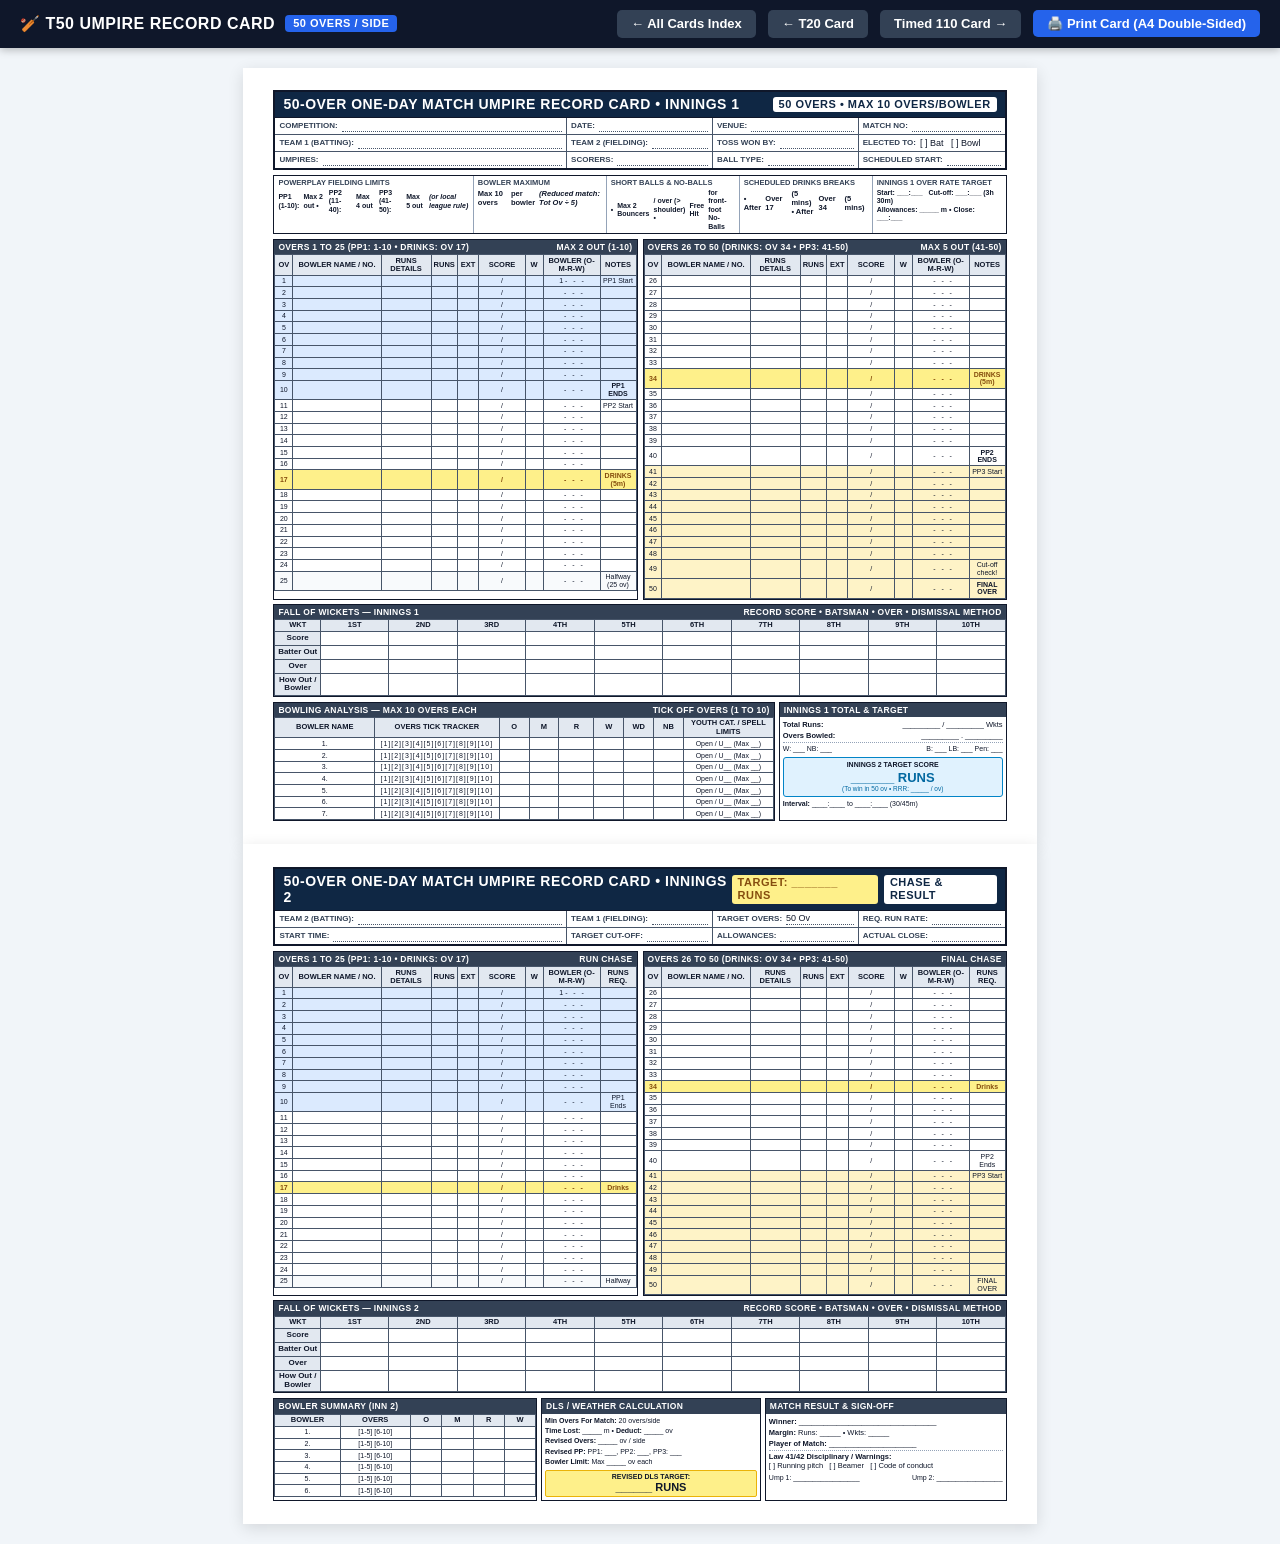
<file: t50_umpire_card.html>
<!DOCTYPE html>
<html lang="en">
<head>
<meta charset="utf-8">
<title>T50 Cricket Umpire Record Card</title>
<link rel="stylesheet" href="css/umpire_card.css">
<style>
  /* Format-specific overrides for T50 */
  .grid-2col {
    display: grid;
    grid-template-columns: 1fr 1fr;
    gap: 5px;
  }
  .compact-over-table th {
    font-size: 7px;
    padding: 1.5px 1px;
  }
  .compact-over-table td {
    height: 9.5px;
    font-size: 7px;
    padding: 0.5px 1px;
    line-height: 1;
  }
  .drinks-marker {
    background-color: #fef08a !important;
    font-weight: 700;
    color: #854d0e;
  }
  .pp1-marker {
    background-color: #dbeafe !important;
  }
  .pp3-marker {
    background-color: #fef3c7 !important;
  }
</style>
</head>
<body>

<div class="screen-nav no-print">
  <div class="nav-title">
    <span>🏏 T50 UMPIRE RECORD CARD</span>
    <span class="nav-badge">50 Overs / Side</span>
  </div>
  <div class="nav-actions">
    <a href="index.html" class="btn btn-secondary">← All Cards Index</a>
    <a href="t20_umpire_card.html" class="btn btn-secondary">← T20 Card</a>
    <a href="timed_110_umpire_card.html" class="btn btn-secondary">Timed 110 Card →</a>
    <button onclick="window.print()" class="btn">🖨️ Print Card (A4 Double-Sided)</button>
  </div>
</div>

<div class="card-container">

  <!-- ==========================================
       SIDE A: 1ST INNINGS (50 OVERS) & MATCH SETUP
       ========================================== -->
  <div class="sheet">
    
    <!-- Header -->
    <div class="card-header">
      <div class="card-header-top">
        <h1>50-OVER ONE-DAY MATCH UMPIRE RECORD CARD &bull; INNINGS 1</h1>
        <span class="format-tag">50 OVERS &bull; MAX 10 OVERS/BOWLER</span>
      </div>
      <div class="card-header-meta">
        <div class="meta-item"><span class="meta-label">Competition:</span><span class="meta-fill"></span></div>
        <div class="meta-item"><span class="meta-label">Date:</span><span class="meta-fill"></span></div>
        <div class="meta-item"><span class="meta-label">Venue:</span><span class="meta-fill"></span></div>
        <div class="meta-item"><span class="meta-label">Match No:</span><span class="meta-fill"></span></div>
      </div>
      <div class="card-header-meta" style="border-top: 1px solid var(--border-medium);">
        <div class="meta-item"><span class="meta-label">Team 1 (Batting):</span><span class="meta-fill"></span></div>
        <div class="meta-item"><span class="meta-label">Team 2 (Fielding):</span><span class="meta-fill"></span></div>
        <div class="meta-item"><span class="meta-label">Toss Won By:</span><span class="meta-fill"></span></div>
        <div class="meta-item"><span class="meta-label">Elected To:</span> [ ] Bat &nbsp; [ ] Bowl</div>
      </div>
      <div class="card-header-meta" style="border-top: 1px solid var(--border-medium);">
        <div class="meta-item"><span class="meta-label">Umpires:</span><span class="meta-fill"></span></div>
        <div class="meta-item"><span class="meta-label">Scorers:</span><span class="meta-fill"></span></div>
        <div class="meta-item"><span class="meta-label">Ball Type:</span><span class="meta-fill"></span></div>
        <div class="meta-item"><span class="meta-label">Scheduled Start:</span><span class="meta-fill"></span></div>
      </div>
    </div>

    <!-- Match Status & Regulation Reference Bar -->
    <div class="match-status-bar">
      <div class="status-cell">
        <span class="status-cell-title">Powerplay Fielding Limits</span>
        <div class="status-cell-body" style="font-size: 7px;">
          <strong>PP1 (1-10):</strong> Max 2 out &bull; <strong>PP2 (11-40):</strong> Max 4 out<br>
          <strong>PP3 (41-50):</strong> Max 5 out <em>(or local league rule)</em>
        </div>
      </div>
      <div class="status-cell">
        <span class="status-cell-title">Bowler Maximum</span>
        <div class="status-cell-body" style="font-size: 7.5px;">
          <strong>Max 10 overs</strong> per bowler<br>
          <em>(Reduced match: Tot Ov &divide; 5)</em>
        </div>
      </div>
      <div class="status-cell">
        <span class="status-cell-title">Short Balls &amp; No-Balls</span>
        <div class="status-cell-body" style="font-size: 7px;">
          &bull; <strong>Max 2 Bouncers</strong> / over (&gt; shoulder)<br>
          &bull; <strong>Free Hit</strong> for front-foot No-Balls
        </div>
      </div>
      <div class="status-cell">
        <span class="status-cell-title">Scheduled Drinks Breaks</span>
        <div class="status-cell-body" style="font-size: 7.5px;">
          &bull; After <strong>Over 17</strong> (5 mins)<br>
          &bull; After <strong>Over 34</strong> (5 mins)
        </div>
      </div>
      <div class="status-cell">
        <span class="status-cell-title">Innings 1 Over Rate Target</span>
        <div class="status-cell-body" style="font-size: 7px;">
          Start: ___:___ &nbsp; Cut-off: ___:___ (3h 30m)<br>
          Allowances: _____ m &bull; Close: ___:___
        </div>
      </div>
    </div>

    <!-- 50 Overs Progression Grid: 2 Columns of 25 Overs -->
    <div class="grid-2col" style="margin-bottom: 4px;">
      
      <!-- Column 1: Overs 1 to 25 -->
      <div class="box-wrapper" style="margin-bottom: 0;">
        <div class="section-title">
          <span>OVERS 1 TO 25 (PP1: 1-10 &bull; DRINKS: OV 17)</span>
          <span>MAX 2 OUT (1-10)</span>
        </div>
        <table class="umpire-table compact-over-table">
          <thead>
            <tr>
              <th style="width: 5%;">Ov</th>
              <th style="width: 25%;">Bowler Name / No.</th>
              <th style="width: 14%;">Runs Details</th>
              <th style="width: 6%;">Runs</th>
              <th style="width: 6%;">Ext</th>
              <th style="width: 13%;">Score</th>
              <th style="width: 5%;">W</th>
              <th style="width: 16%;">Bowler (O-M-R-W)</th>
              <th style="width: 10%;">Notes</th>
            </tr>
          </thead>
          <tbody>
            <tr class="pp1-marker"><td>1</td><td></td><td></td><td></td><td></td><td>/</td><td></td><td>1 - &nbsp; - &nbsp; -</td><td>PP1 Start</td></tr>
            <tr class="pp1-marker"><td>2</td><td></td><td></td><td></td><td></td><td>/</td><td></td><td>&nbsp; - &nbsp; - &nbsp; -</td><td></td></tr>
            <tr class="pp1-marker"><td>3</td><td></td><td></td><td></td><td></td><td>/</td><td></td><td>&nbsp; - &nbsp; - &nbsp; -</td><td></td></tr>
            <tr class="pp1-marker"><td>4</td><td></td><td></td><td></td><td></td><td>/</td><td></td><td>&nbsp; - &nbsp; - &nbsp; -</td><td></td></tr>
            <tr class="pp1-marker"><td>5</td><td></td><td></td><td></td><td></td><td>/</td><td></td><td>&nbsp; - &nbsp; - &nbsp; -</td><td></td></tr>
            <tr class="pp1-marker"><td>6</td><td></td><td></td><td></td><td></td><td>/</td><td></td><td>&nbsp; - &nbsp; - &nbsp; -</td><td></td></tr>
            <tr class="pp1-marker"><td>7</td><td></td><td></td><td></td><td></td><td>/</td><td></td><td>&nbsp; - &nbsp; - &nbsp; -</td><td></td></tr>
            <tr class="pp1-marker"><td>8</td><td></td><td></td><td></td><td></td><td>/</td><td></td><td>&nbsp; - &nbsp; - &nbsp; -</td><td></td></tr>
            <tr class="pp1-marker"><td>9</td><td></td><td></td><td></td><td></td><td>/</td><td></td><td>&nbsp; - &nbsp; - &nbsp; -</td><td></td></tr>
            <tr class="pp1-marker"><td>10</td><td></td><td></td><td></td><td></td><td>/</td><td></td><td>&nbsp; - &nbsp; - &nbsp; -</td><td><strong>PP1 ENDS</strong></td></tr>
            <tr><td>11</td><td></td><td></td><td></td><td></td><td>/</td><td></td><td>&nbsp; - &nbsp; - &nbsp; -</td><td>PP2 Start</td></tr>
            <tr><td>12</td><td></td><td></td><td></td><td></td><td>/</td><td></td><td>&nbsp; - &nbsp; - &nbsp; -</td><td></td></tr>
            <tr><td>13</td><td></td><td></td><td></td><td></td><td>/</td><td></td><td>&nbsp; - &nbsp; - &nbsp; -</td><td></td></tr>
            <tr><td>14</td><td></td><td></td><td></td><td></td><td>/</td><td></td><td>&nbsp; - &nbsp; - &nbsp; -</td><td></td></tr>
            <tr><td>15</td><td></td><td></td><td></td><td></td><td>/</td><td></td><td>&nbsp; - &nbsp; - &nbsp; -</td><td></td></tr>
            <tr><td>16</td><td></td><td></td><td></td><td></td><td>/</td><td></td><td>&nbsp; - &nbsp; - &nbsp; -</td><td></td></tr>
            <tr class="drinks-marker"><td>17</td><td></td><td></td><td></td><td></td><td>/</td><td></td><td>&nbsp; - &nbsp; - &nbsp; -</td><td><strong>DRINKS (5m)</strong></td></tr>
            <tr><td>18</td><td></td><td></td><td></td><td></td><td>/</td><td></td><td>&nbsp; - &nbsp; - &nbsp; -</td><td></td></tr>
            <tr><td>19</td><td></td><td></td><td></td><td></td><td>/</td><td></td><td>&nbsp; - &nbsp; - &nbsp; -</td><td></td></tr>
            <tr><td>20</td><td></td><td></td><td></td><td></td><td>/</td><td></td><td>&nbsp; - &nbsp; - &nbsp; -</td><td></td></tr>
            <tr><td>21</td><td></td><td></td><td></td><td></td><td>/</td><td></td><td>&nbsp; - &nbsp; - &nbsp; -</td><td></td></tr>
            <tr><td>22</td><td></td><td></td><td></td><td></td><td>/</td><td></td><td>&nbsp; - &nbsp; - &nbsp; -</td><td></td></tr>
            <tr><td>23</td><td></td><td></td><td></td><td></td><td>/</td><td></td><td>&nbsp; - &nbsp; - &nbsp; -</td><td></td></tr>
            <tr><td>24</td><td></td><td></td><td></td><td></td><td>/</td><td></td><td>&nbsp; - &nbsp; - &nbsp; -</td><td></td></tr>
            <tr class="highlight-row"><td>25</td><td></td><td></td><td></td><td></td><td>/</td><td></td><td>&nbsp; - &nbsp; - &nbsp; -</td><td>Halfway (25 ov)</td></tr>
          </tbody>
        </table>
      </div>

      <!-- Column 2: Overs 26 to 50 -->
      <div class="box-wrapper" style="margin-bottom: 0;">
        <div class="section-title">
          <span>OVERS 26 TO 50 (DRINKS: OV 34 &bull; PP3: 41-50)</span>
          <span>MAX 5 OUT (41-50)</span>
        </div>
        <table class="umpire-table compact-over-table">
          <thead>
            <tr>
              <th style="width: 5%;">Ov</th>
              <th style="width: 25%;">Bowler Name / No.</th>
              <th style="width: 14%;">Runs Details</th>
              <th style="width: 6%;">Runs</th>
              <th style="width: 6%;">Ext</th>
              <th style="width: 13%;">Score</th>
              <th style="width: 5%;">W</th>
              <th style="width: 16%;">Bowler (O-M-R-W)</th>
              <th style="width: 10%;">Notes</th>
            </tr>
          </thead>
          <tbody>
            <tr><td>26</td><td></td><td></td><td></td><td></td><td>/</td><td></td><td>&nbsp; - &nbsp; - &nbsp; -</td><td></td></tr>
            <tr><td>27</td><td></td><td></td><td></td><td></td><td>/</td><td></td><td>&nbsp; - &nbsp; - &nbsp; -</td><td></td></tr>
            <tr><td>28</td><td></td><td></td><td></td><td></td><td>/</td><td></td><td>&nbsp; - &nbsp; - &nbsp; -</td><td></td></tr>
            <tr><td>29</td><td></td><td></td><td></td><td></td><td>/</td><td></td><td>&nbsp; - &nbsp; - &nbsp; -</td><td></td></tr>
            <tr><td>30</td><td></td><td></td><td></td><td></td><td>/</td><td></td><td>&nbsp; - &nbsp; - &nbsp; -</td><td></td></tr>
            <tr><td>31</td><td></td><td></td><td></td><td></td><td>/</td><td></td><td>&nbsp; - &nbsp; - &nbsp; -</td><td></td></tr>
            <tr><td>32</td><td></td><td></td><td></td><td></td><td>/</td><td></td><td>&nbsp; - &nbsp; - &nbsp; -</td><td></td></tr>
            <tr><td>33</td><td></td><td></td><td></td><td></td><td>/</td><td></td><td>&nbsp; - &nbsp; - &nbsp; -</td><td></td></tr>
            <tr class="drinks-marker"><td>34</td><td></td><td></td><td></td><td></td><td>/</td><td></td><td>&nbsp; - &nbsp; - &nbsp; -</td><td><strong>DRINKS (5m)</strong></td></tr>
            <tr><td>35</td><td></td><td></td><td></td><td></td><td>/</td><td></td><td>&nbsp; - &nbsp; - &nbsp; -</td><td></td></tr>
            <tr><td>36</td><td></td><td></td><td></td><td></td><td>/</td><td></td><td>&nbsp; - &nbsp; - &nbsp; -</td><td></td></tr>
            <tr><td>37</td><td></td><td></td><td></td><td></td><td>/</td><td></td><td>&nbsp; - &nbsp; - &nbsp; -</td><td></td></tr>
            <tr><td>38</td><td></td><td></td><td></td><td></td><td>/</td><td></td><td>&nbsp; - &nbsp; - &nbsp; -</td><td></td></tr>
            <tr><td>39</td><td></td><td></td><td></td><td></td><td>/</td><td></td><td>&nbsp; - &nbsp; - &nbsp; -</td><td></td></tr>
            <tr><td>40</td><td></td><td></td><td></td><td></td><td>/</td><td></td><td>&nbsp; - &nbsp; - &nbsp; -</td><td><strong>PP2 ENDS</strong></td></tr>
            <tr class="pp3-marker"><td>41</td><td></td><td></td><td></td><td></td><td>/</td><td></td><td>&nbsp; - &nbsp; - &nbsp; -</td><td>PP3 Start</td></tr>
            <tr class="pp3-marker"><td>42</td><td></td><td></td><td></td><td></td><td>/</td><td></td><td>&nbsp; - &nbsp; - &nbsp; -</td><td></td></tr>
            <tr class="pp3-marker"><td>43</td><td></td><td></td><td></td><td></td><td>/</td><td></td><td>&nbsp; - &nbsp; - &nbsp; -</td><td></td></tr>
            <tr class="pp3-marker"><td>44</td><td></td><td></td><td></td><td></td><td>/</td><td></td><td>&nbsp; - &nbsp; - &nbsp; -</td><td></td></tr>
            <tr class="pp3-marker"><td>45</td><td></td><td></td><td></td><td></td><td>/</td><td></td><td>&nbsp; - &nbsp; - &nbsp; -</td><td></td></tr>
            <tr class="pp3-marker"><td>46</td><td></td><td></td><td></td><td></td><td>/</td><td></td><td>&nbsp; - &nbsp; - &nbsp; -</td><td></td></tr>
            <tr class="pp3-marker"><td>47</td><td></td><td></td><td></td><td></td><td>/</td><td></td><td>&nbsp; - &nbsp; - &nbsp; -</td><td></td></tr>
            <tr class="pp3-marker"><td>48</td><td></td><td></td><td></td><td></td><td>/</td><td></td><td>&nbsp; - &nbsp; - &nbsp; -</td><td></td></tr>
            <tr class="pp3-marker"><td>49</td><td></td><td></td><td></td><td></td><td>/</td><td></td><td>&nbsp; - &nbsp; - &nbsp; -</td><td>Cut-off check!</td></tr>
            <tr class="pp3-marker"><td>50</td><td></td><td></td><td></td><td></td><td>/</td><td></td><td>&nbsp; - &nbsp; - &nbsp; -</td><td><strong>FINAL OVER</strong></td></tr>
          </tbody>
        </table>
      </div>

    </div>

    <!-- Fall of Wickets (FoW) -->
    <div class="box-wrapper">
      <div class="section-title">
        <span>FALL OF WICKETS &mdash; INNINGS 1</span>
        <span>RECORD SCORE &bull; BATSMAN &bull; OVER &bull; DISMISSAL METHOD</span>
      </div>
      <table class="umpire-table fow-table">
        <thead>
          <tr>
            <th style="width: 6%;">Wkt</th>
            <th style="width: 9%;">1st</th>
            <th style="width: 9%;">2nd</th>
            <th style="width: 9%;">3rd</th>
            <th style="width: 9%;">4th</th>
            <th style="width: 9%;">5th</th>
            <th style="width: 9%;">6th</th>
            <th style="width: 9%;">7th</th>
            <th style="width: 9%;">8th</th>
            <th style="width: 9%;">9th</th>
            <th style="width: 9%;">10th</th>
          </tr>
        </thead>
        <tbody>
          <tr>
            <td style="font-weight: 700; background: var(--bg-subhead);">Score</td>
            <td></td><td></td><td></td><td></td><td></td><td></td><td></td><td></td><td></td><td></td>
          </tr>
          <tr>
            <td style="font-weight: 700; background: var(--bg-subhead);">Batter Out</td>
            <td></td><td></td><td></td><td></td><td></td><td></td><td></td><td></td><td></td><td></td>
          </tr>
          <tr>
            <td style="font-weight: 700; background: var(--bg-subhead);">Over</td>
            <td></td><td></td><td></td><td></td><td></td><td></td><td></td><td></td><td></td><td></td>
          </tr>
          <tr>
            <td style="font-weight: 700; background: var(--bg-subhead);">How Out / Bowler</td>
            <td></td><td></td><td></td><td></td><td></td><td></td><td></td><td></td><td></td><td></td>
          </tr>
        </tbody>
      </table>
    </div>

    <!-- Bowling Analysis & Youth Directives + Innings Totals -->
    <div style="display: grid; grid-template-columns: 2.2fr 1fr; gap: 4px;">
      <div class="box-wrapper" style="margin-bottom: 0;">
        <div class="section-title">
          <span>BOWLING ANALYSIS &mdash; MAX 10 OVERS EACH</span>
          <span>TICK OFF OVERS (1 TO 10)</span>
        </div>
        <table class="umpire-table" style="font-size: 7px;">
          <thead>
            <tr>
              <th style="width: 20%;">Bowler Name</th>
              <th style="width: 25%;">Overs Tick Tracker</th>
              <th style="width: 6%;">O</th>
              <th style="width: 6%;">M</th>
              <th style="width: 7%;">R</th>
              <th style="width: 6%;">W</th>
              <th style="width: 6%;">Wd</th>
              <th style="width: 6%;">NB</th>
              <th style="width: 18%;">Youth Cat. / Spell Limits</th>
            </tr>
          </thead>
          <tbody>
            <tr><td>1.</td><td style="letter-spacing: 1px;">[1][2][3][4][5][6][7][8][9][10]</td><td></td><td></td><td></td><td></td><td></td><td></td><td>Open / U__ (Max __)</td></tr>
            <tr><td>2.</td><td style="letter-spacing: 1px;">[1][2][3][4][5][6][7][8][9][10]</td><td></td><td></td><td></td><td></td><td></td><td></td><td>Open / U__ (Max __)</td></tr>
            <tr><td>3.</td><td style="letter-spacing: 1px;">[1][2][3][4][5][6][7][8][9][10]</td><td></td><td></td><td></td><td></td><td></td><td></td><td>Open / U__ (Max __)</td></tr>
            <tr><td>4.</td><td style="letter-spacing: 1px;">[1][2][3][4][5][6][7][8][9][10]</td><td></td><td></td><td></td><td></td><td></td><td></td><td>Open / U__ (Max __)</td></tr>
            <tr><td>5.</td><td style="letter-spacing: 1px;">[1][2][3][4][5][6][7][8][9][10]</td><td></td><td></td><td></td><td></td><td></td><td></td><td>Open / U__ (Max __)</td></tr>
            <tr><td>6.</td><td style="letter-spacing: 1px;">[1][2][3][4][5][6][7][8][9][10]</td><td></td><td></td><td></td><td></td><td></td><td></td><td>Open / U__ (Max __)</td></tr>
            <tr><td>7.</td><td style="letter-spacing: 1px;">[1][2][3][4][5][6][7][8][9][10]</td><td></td><td></td><td></td><td></td><td></td><td></td><td>Open / U__ (Max __)</td></tr>
          </tbody>
        </table>
      </div>

      <!-- Innings 1 Totals & Target Box -->
      <div class="box-wrapper" style="margin-bottom: 0;">
        <div class="section-title">INNINGS 1 TOTAL &amp; TARGET</div>
        <div style="padding: 3px; font-size: 7.5px; display: flex; flex-direction: column; gap: 2px;">
          <div style="display: flex; justify-content: space-between;">
            <strong>Total Runs:</strong> <span>_________ / _________ Wkts</span>
          </div>
          <div style="display: flex; justify-content: space-between;">
            <strong>Overs Bowled:</strong> <span>_________ . _________</span>
          </div>
          <div style="display: flex; justify-content: space-between; font-size: 7px; border-top: 1px dotted #94a3b8; padding-top: 2px;">
            <span>W: ___ NB: ___</span>
            <span>B: ___ LB: ___ Pen: ___</span>
          </div>
          <div style="margin-top: 2px; background: #e0f2fe; padding: 3px; border: 1px solid #0284c7; text-align: center; border-radius: 3px;">
            <div style="font-size: 7px; font-weight: 700; text-transform: uppercase;">Innings 2 Target Score</div>
            <div style="font-size: 13px; font-weight: 900; color: #0369a1;">______ RUNS</div>
            <div style="font-size: 6.5px; color: #0369a1;">(To win in 50 ov &bull; RRR: _____ / ov)</div>
          </div>
          <div style="font-size: 7px; margin-top: 1px;">
            <strong>Interval:</strong> ____:____ to ____:____ (30/45m)
          </div>
        </div>
      </div>
    </div>

  </div> <!-- /Sheet 1 -->


  <!-- ==========================================
       SIDE B: 2ND INNINGS (50 OVERS) & RESULT
       ========================================== -->
  <div class="sheet">
    
    <!-- Header -->
    <div class="card-header">
      <div class="card-header-top">
        <h1>50-OVER ONE-DAY MATCH UMPIRE RECORD CARD &bull; INNINGS 2</h1>
        <div style="display: flex; gap: 6px; align-items: center;">
          <span class="format-tag" style="background: #fef08a; color: #854d0e;">TARGET: _______ RUNS</span>
          <span class="format-tag">CHASE &amp; RESULT</span>
        </div>
      </div>
      <div class="card-header-meta">
        <div class="meta-item"><span class="meta-label">Team 2 (Batting):</span><span class="meta-fill"></span></div>
        <div class="meta-item"><span class="meta-label">Team 1 (Fielding):</span><span class="meta-fill"></span></div>
        <div class="meta-item"><span class="meta-label">Target Overs:</span><span class="meta-fill">50 Ov</span></div>
        <div class="meta-item"><span class="meta-label">Req. Run Rate:</span><span class="meta-fill"></span></div>
      </div>
      <div class="card-header-meta" style="border-top: 1px solid var(--border-medium);">
        <div class="meta-item"><span class="meta-label">Start Time:</span><span class="meta-fill"></span></div>
        <div class="meta-item"><span class="meta-label">Target Cut-Off:</span><span class="meta-fill"></span></div>
        <div class="meta-item"><span class="meta-label">Allowances:</span><span class="meta-fill"></span></div>
        <div class="meta-item"><span class="meta-label">Actual Close:</span><span class="meta-fill"></span></div>
      </div>
    </div>

    <!-- 50 Overs Progression Grid: 2 Columns of 25 Overs (Innings 2) -->
    <div class="grid-2col" style="margin-bottom: 4px;">
      
      <!-- Column 1: Overs 1 to 25 -->
      <div class="box-wrapper" style="margin-bottom: 0;">
        <div class="section-title">
          <span>OVERS 1 TO 25 (PP1: 1-10 &bull; DRINKS: OV 17)</span>
          <span>RUN CHASE</span>
        </div>
        <table class="umpire-table compact-over-table">
          <thead>
            <tr>
              <th style="width: 5%;">Ov</th>
              <th style="width: 25%;">Bowler Name / No.</th>
              <th style="width: 14%;">Runs Details</th>
              <th style="width: 6%;">Runs</th>
              <th style="width: 6%;">Ext</th>
              <th style="width: 13%;">Score</th>
              <th style="width: 5%;">W</th>
              <th style="width: 16%;">Bowler (O-M-R-W)</th>
              <th style="width: 10%;">Runs Req.</th>
            </tr>
          </thead>
          <tbody>
            <tr class="pp1-marker"><td>1</td><td></td><td></td><td></td><td></td><td>/</td><td></td><td>1 - &nbsp; - &nbsp; -</td><td></td></tr>
            <tr class="pp1-marker"><td>2</td><td></td><td></td><td></td><td></td><td>/</td><td></td><td>&nbsp; - &nbsp; - &nbsp; -</td><td></td></tr>
            <tr class="pp1-marker"><td>3</td><td></td><td></td><td></td><td></td><td>/</td><td></td><td>&nbsp; - &nbsp; - &nbsp; -</td><td></td></tr>
            <tr class="pp1-marker"><td>4</td><td></td><td></td><td></td><td></td><td>/</td><td></td><td>&nbsp; - &nbsp; - &nbsp; -</td><td></td></tr>
            <tr class="pp1-marker"><td>5</td><td></td><td></td><td></td><td></td><td>/</td><td></td><td>&nbsp; - &nbsp; - &nbsp; -</td><td></td></tr>
            <tr class="pp1-marker"><td>6</td><td></td><td></td><td></td><td></td><td>/</td><td></td><td>&nbsp; - &nbsp; - &nbsp; -</td><td></td></tr>
            <tr class="pp1-marker"><td>7</td><td></td><td></td><td></td><td></td><td>/</td><td></td><td>&nbsp; - &nbsp; - &nbsp; -</td><td></td></tr>
            <tr class="pp1-marker"><td>8</td><td></td><td></td><td></td><td></td><td>/</td><td></td><td>&nbsp; - &nbsp; - &nbsp; -</td><td></td></tr>
            <tr class="pp1-marker"><td>9</td><td></td><td></td><td></td><td></td><td>/</td><td></td><td>&nbsp; - &nbsp; - &nbsp; -</td><td></td></tr>
            <tr class="pp1-marker"><td>10</td><td></td><td></td><td></td><td></td><td>/</td><td></td><td>&nbsp; - &nbsp; - &nbsp; -</td><td>PP1 Ends</td></tr>
            <tr><td>11</td><td></td><td></td><td></td><td></td><td>/</td><td></td><td>&nbsp; - &nbsp; - &nbsp; -</td><td></td></tr>
            <tr><td>12</td><td></td><td></td><td></td><td></td><td>/</td><td></td><td>&nbsp; - &nbsp; - &nbsp; -</td><td></td></tr>
            <tr><td>13</td><td></td><td></td><td></td><td></td><td>/</td><td></td><td>&nbsp; - &nbsp; - &nbsp; -</td><td></td></tr>
            <tr><td>14</td><td></td><td></td><td></td><td></td><td>/</td><td></td><td>&nbsp; - &nbsp; - &nbsp; -</td><td></td></tr>
            <tr><td>15</td><td></td><td></td><td></td><td></td><td>/</td><td></td><td>&nbsp; - &nbsp; - &nbsp; -</td><td></td></tr>
            <tr><td>16</td><td></td><td></td><td></td><td></td><td>/</td><td></td><td>&nbsp; - &nbsp; - &nbsp; -</td><td></td></tr>
            <tr class="drinks-marker"><td>17</td><td></td><td></td><td></td><td></td><td>/</td><td></td><td>&nbsp; - &nbsp; - &nbsp; -</td><td>Drinks</td></tr>
            <tr><td>18</td><td></td><td></td><td></td><td></td><td>/</td><td></td><td>&nbsp; - &nbsp; - &nbsp; -</td><td></td></tr>
            <tr><td>19</td><td></td><td></td><td></td><td></td><td>/</td><td></td><td>&nbsp; - &nbsp; - &nbsp; -</td><td></td></tr>
            <tr><td>20</td><td></td><td></td><td></td><td></td><td>/</td><td></td><td>&nbsp; - &nbsp; - &nbsp; -</td><td></td></tr>
            <tr><td>21</td><td></td><td></td><td></td><td></td><td>/</td><td></td><td>&nbsp; - &nbsp; - &nbsp; -</td><td></td></tr>
            <tr><td>22</td><td></td><td></td><td></td><td></td><td>/</td><td></td><td>&nbsp; - &nbsp; - &nbsp; -</td><td></td></tr>
            <tr><td>23</td><td></td><td></td><td></td><td></td><td>/</td><td></td><td>&nbsp; - &nbsp; - &nbsp; -</td><td></td></tr>
            <tr><td>24</td><td></td><td></td><td></td><td></td><td>/</td><td></td><td>&nbsp; - &nbsp; - &nbsp; -</td><td></td></tr>
            <tr class="highlight-row"><td>25</td><td></td><td></td><td></td><td></td><td>/</td><td></td><td>&nbsp; - &nbsp; - &nbsp; -</td><td>Halfway</td></tr>
          </tbody>
        </table>
      </div>

      <!-- Column 2: Overs 26 to 50 -->
      <div class="box-wrapper" style="margin-bottom: 0;">
        <div class="section-title">
          <span>OVERS 26 TO 50 (DRINKS: OV 34 &bull; PP3: 41-50)</span>
          <span>FINAL CHASE</span>
        </div>
        <table class="umpire-table compact-over-table">
          <thead>
            <tr>
              <th style="width: 5%;">Ov</th>
              <th style="width: 25%;">Bowler Name / No.</th>
              <th style="width: 14%;">Runs Details</th>
              <th style="width: 6%;">Runs</th>
              <th style="width: 6%;">Ext</th>
              <th style="width: 13%;">Score</th>
              <th style="width: 5%;">W</th>
              <th style="width: 16%;">Bowler (O-M-R-W)</th>
              <th style="width: 10%;">Runs Req.</th>
            </tr>
          </thead>
          <tbody>
            <tr><td>26</td><td></td><td></td><td></td><td></td><td>/</td><td></td><td>&nbsp; - &nbsp; - &nbsp; -</td><td></td></tr>
            <tr><td>27</td><td></td><td></td><td></td><td></td><td>/</td><td></td><td>&nbsp; - &nbsp; - &nbsp; -</td><td></td></tr>
            <tr><td>28</td><td></td><td></td><td></td><td></td><td>/</td><td></td><td>&nbsp; - &nbsp; - &nbsp; -</td><td></td></tr>
            <tr><td>29</td><td></td><td></td><td></td><td></td><td>/</td><td></td><td>&nbsp; - &nbsp; - &nbsp; -</td><td></td></tr>
            <tr><td>30</td><td></td><td></td><td></td><td></td><td>/</td><td></td><td>&nbsp; - &nbsp; - &nbsp; -</td><td></td></tr>
            <tr><td>31</td><td></td><td></td><td></td><td></td><td>/</td><td></td><td>&nbsp; - &nbsp; - &nbsp; -</td><td></td></tr>
            <tr><td>32</td><td></td><td></td><td></td><td></td><td>/</td><td></td><td>&nbsp; - &nbsp; - &nbsp; -</td><td></td></tr>
            <tr><td>33</td><td></td><td></td><td></td><td></td><td>/</td><td></td><td>&nbsp; - &nbsp; - &nbsp; -</td><td></td></tr>
            <tr class="drinks-marker"><td>34</td><td></td><td></td><td></td><td></td><td>/</td><td></td><td>&nbsp; - &nbsp; - &nbsp; -</td><td>Drinks</td></tr>
            <tr><td>35</td><td></td><td></td><td></td><td></td><td>/</td><td></td><td>&nbsp; - &nbsp; - &nbsp; -</td><td></td></tr>
            <tr><td>36</td><td></td><td></td><td></td><td></td><td>/</td><td></td><td>&nbsp; - &nbsp; - &nbsp; -</td><td></td></tr>
            <tr><td>37</td><td></td><td></td><td></td><td></td><td>/</td><td></td><td>&nbsp; - &nbsp; - &nbsp; -</td><td></td></tr>
            <tr><td>38</td><td></td><td></td><td></td><td></td><td>/</td><td></td><td>&nbsp; - &nbsp; - &nbsp; -</td><td></td></tr>
            <tr><td>39</td><td></td><td></td><td></td><td></td><td>/</td><td></td><td>&nbsp; - &nbsp; - &nbsp; -</td><td></td></tr>
            <tr><td>40</td><td></td><td></td><td></td><td></td><td>/</td><td></td><td>&nbsp; - &nbsp; - &nbsp; -</td><td>PP2 Ends</td></tr>
            <tr class="pp3-marker"><td>41</td><td></td><td></td><td></td><td></td><td>/</td><td></td><td>&nbsp; - &nbsp; - &nbsp; -</td><td>PP3 Start</td></tr>
            <tr class="pp3-marker"><td>42</td><td></td><td></td><td></td><td></td><td>/</td><td></td><td>&nbsp; - &nbsp; - &nbsp; -</td><td></td></tr>
            <tr class="pp3-marker"><td>43</td><td></td><td></td><td></td><td></td><td>/</td><td></td><td>&nbsp; - &nbsp; - &nbsp; -</td><td></td></tr>
            <tr class="pp3-marker"><td>44</td><td></td><td></td><td></td><td></td><td>/</td><td></td><td>&nbsp; - &nbsp; - &nbsp; -</td><td></td></tr>
            <tr class="pp3-marker"><td>45</td><td></td><td></td><td></td><td></td><td>/</td><td></td><td>&nbsp; - &nbsp; - &nbsp; -</td><td></td></tr>
            <tr class="pp3-marker"><td>46</td><td></td><td></td><td></td><td></td><td>/</td><td></td><td>&nbsp; - &nbsp; - &nbsp; -</td><td></td></tr>
            <tr class="pp3-marker"><td>47</td><td></td><td></td><td></td><td></td><td>/</td><td></td><td>&nbsp; - &nbsp; - &nbsp; -</td><td></td></tr>
            <tr class="pp3-marker"><td>48</td><td></td><td></td><td></td><td></td><td>/</td><td></td><td>&nbsp; - &nbsp; - &nbsp; -</td><td></td></tr>
            <tr class="pp3-marker"><td>49</td><td></td><td></td><td></td><td></td><td>/</td><td></td><td>&nbsp; - &nbsp; - &nbsp; -</td><td></td></tr>
            <tr class="pp3-marker"><td>50</td><td></td><td></td><td></td><td></td><td>/</td><td></td><td>&nbsp; - &nbsp; - &nbsp; -</td><td>FINAL OVER</td></tr>
          </tbody>
        </table>
      </div>

    </div>

    <!-- Fall of Wickets 2nd Innings -->
    <div class="box-wrapper">
      <div class="section-title">
        <span>FALL OF WICKETS &mdash; INNINGS 2</span>
        <span>RECORD SCORE &bull; BATSMAN &bull; OVER &bull; DISMISSAL METHOD</span>
      </div>
      <table class="umpire-table fow-table">
        <thead>
          <tr>
            <th style="width: 6%;">Wkt</th>
            <th style="width: 9%;">1st</th>
            <th style="width: 9%;">2nd</th>
            <th style="width: 9%;">3rd</th>
            <th style="width: 9%;">4th</th>
            <th style="width: 9%;">5th</th>
            <th style="width: 9%;">6th</th>
            <th style="width: 9%;">7th</th>
            <th style="width: 9%;">8th</th>
            <th style="width: 9%;">9th</th>
            <th style="width: 9%;">10th</th>
          </tr>
        </thead>
        <tbody>
          <tr>
            <td style="font-weight: 700; background: var(--bg-subhead);">Score</td>
            <td></td><td></td><td></td><td></td><td></td><td></td><td></td><td></td><td></td><td></td>
          </tr>
          <tr>
            <td style="font-weight: 700; background: var(--bg-subhead);">Batter Out</td>
            <td></td><td></td><td></td><td></td><td></td><td></td><td></td><td></td><td></td><td></td>
          </tr>
          <tr>
            <td style="font-weight: 700; background: var(--bg-subhead);">Over</td>
            <td></td><td></td><td></td><td></td><td></td><td></td><td></td><td></td><td></td><td></td>
          </tr>
          <tr>
            <td style="font-weight: 700; background: var(--bg-subhead);">How Out / Bowler</td>
            <td></td><td></td><td></td><td></td><td></td><td></td><td></td><td></td><td></td><td></td>
          </tr>
        </tbody>
      </table>
    </div>

    <!-- Bottom Grids: Rain/DLS Table, Bowlers Innings 2, Result & Sign-Off -->
    <div style="display: grid; grid-template-columns: 1.2fr 1fr 1.1fr; gap: 4px;">
      
      <!-- Bowler Summary Innings 2 -->
      <div class="box-wrapper" style="margin-bottom: 0;">
        <div class="section-title">BOWLER SUMMARY (INN 2)</div>
        <table class="umpire-table" style="font-size: 7px;">
          <thead>
            <tr>
              <th style="width: 25%;">Bowler</th>
              <th style="width: 27%;">Overs</th>
              <th style="width: 12%;">O</th>
              <th style="width: 12%;">M</th>
              <th style="width: 12%;">R</th>
              <th style="width: 12%;">W</th>
            </tr>
          </thead>
          <tbody>
            <tr><td>1.</td><td>[1-5] [6-10]</td><td></td><td></td><td></td><td></td></tr>
            <tr><td>2.</td><td>[1-5] [6-10]</td><td></td><td></td><td></td><td></td></tr>
            <tr><td>3.</td><td>[1-5] [6-10]</td><td></td><td></td><td></td><td></td></tr>
            <tr><td>4.</td><td>[1-5] [6-10]</td><td></td><td></td><td></td><td></td></tr>
            <tr><td>5.</td><td>[1-5] [6-10]</td><td></td><td></td><td></td><td></td></tr>
            <tr><td>6.</td><td>[1-5] [6-10]</td><td></td><td></td><td></td><td></td></tr>
          </tbody>
        </table>
      </div>

      <!-- DLS / Rain Interruption Table -->
      <div class="box-wrapper" style="margin-bottom: 0;">
        <div class="section-title">DLS / WEATHER CALCULATION</div>
        <div style="padding: 3px; font-size: 7px; display: flex; flex-direction: column; gap: 2px;">
          <div><strong>Min Overs For Match:</strong> 20 overs/side</div>
          <div><strong>Time Lost:</strong> _____ m &bull; <strong>Deduct:</strong> _____ ov</div>
          <div><strong>Revised Overs:</strong> _____ ov / side</div>
          <div><strong>Revised PP:</strong> PP1: ___, PP2: ___, PP3: ___</div>
          <div><strong>Bowler Limit:</strong> Max _____ ov each</div>
          <div style="background: #fef08a; padding: 2px; border: 1px solid #eab308; border-radius: 2px; text-align: center; margin-top: 1px;">
            <strong>REVISED DLS TARGET:</strong><br>
            <span style="font-size: 11px; font-weight: 900;">______ RUNS</span>
          </div>
        </div>
      </div>

      <!-- Result & Sign-Off -->
      <div class="box-wrapper" style="margin-bottom: 0;">
        <div class="section-title">MATCH RESULT &amp; SIGN-OFF</div>
        <div style="padding: 3px; font-size: 7.5px; display: flex; flex-direction: column; gap: 2px;">
          <div><strong>Winner:</strong> _________________________________</div>
          <div><strong>Margin:</strong> Runs: _____ &bull; Wkts: _____</div>
          <div><strong>Player of Match:</strong> _____________________</div>
          <div style="border-top: 1px dotted #94a3b8; padding-top: 1px;">
            <strong>Law 41/42 Disciplinary / Warnings:</strong><br>
            [ ] Running pitch &nbsp; [ ] Beamer &nbsp; [ ] Code of conduct
          </div>
          <div style="font-size: 7px; margin-top: 2px; display: flex; justify-content: space-between;">
            <span>Ump 1: _________________</span>
            <span>Ump 2: _________________</span>
          </div>
        </div>
      </div>

    </div>

  </div> <!-- /Sheet 2 -->

</div>

</body>
</html>
</file>
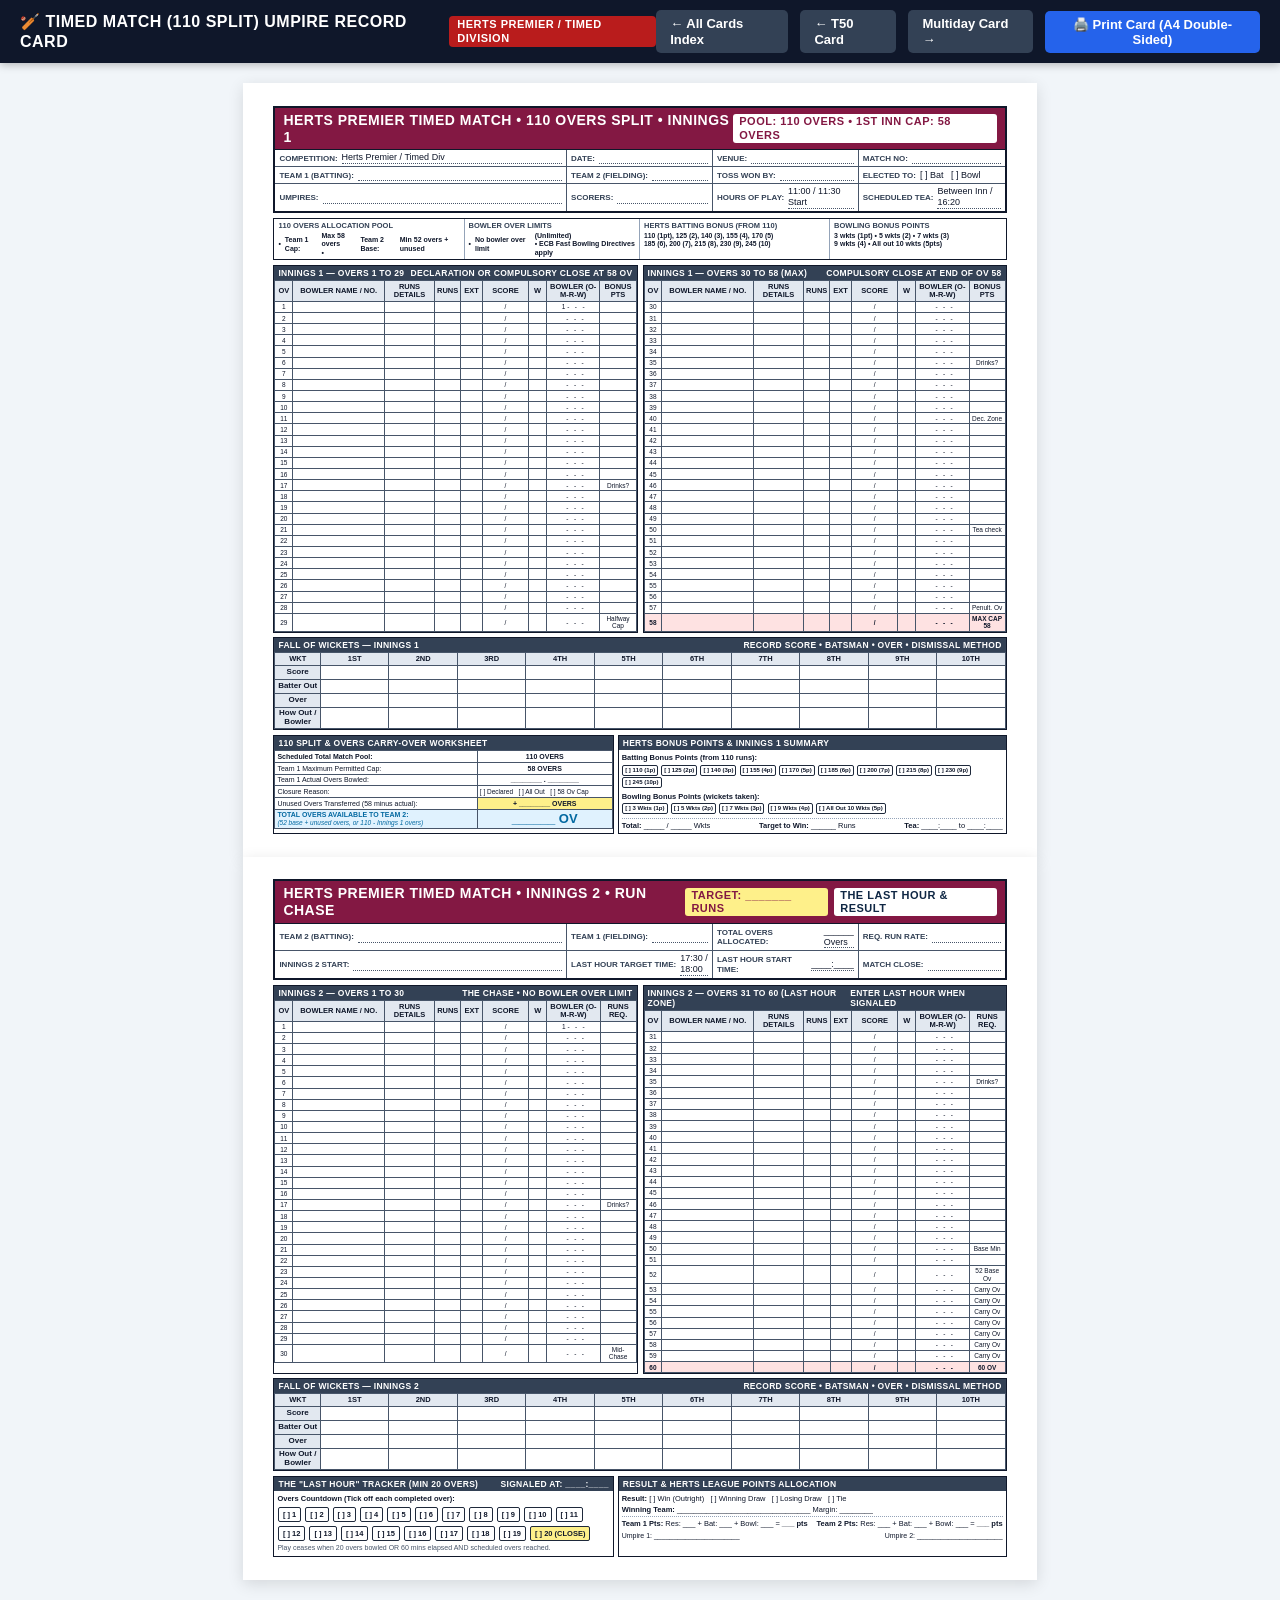
<file: timed_110_umpire_card.html>
<!DOCTYPE html>
<html lang="en">
<head>
<meta charset="utf-8">
<title>Timed Match (110 Split Herts Premier) Cricket Umpire Record Card</title>
<link rel="stylesheet" href="css/umpire_card.css">
<style>
  /* Format-specific overrides for Timed 110 Split */
  .grid-2col {
    display: grid;
    grid-template-columns: 1fr 1fr;
    gap: 5px;
  }
  .compact-over-table th {
    font-size: 6.8px;
    padding: 1px 1px;
  }
  .compact-over-table td {
    height: 8.6px;
    font-size: 6.5px;
    padding: 0px 1px;
    line-height: 1;
  }
  .cap-marker {
    background-color: #fee2e2 !important;
    font-weight: 700;
  }
  .bonus-badge {
    display: inline-block;
    padding: 1px 2px;
    border: 1px solid #1e293b;
    border-radius: 2px;
    font-size: 6px;
    font-weight: 700;
    margin: 0.5px;
  }
  .calc-box {
    background: #f8fafc;
    border: 1px solid #0f172a;
    padding: 2px;
    font-size: 7px;
  }
  .calc-table td, .calc-table th {
    padding: 1.5px 2px;
    font-size: 7px;
    border: 1px solid #94a3b8;
  }
</style>
</head>
<body>

<div class="screen-nav no-print">
  <div class="nav-title">
    <span>🏏 TIMED MATCH (110 SPLIT) UMPIRE RECORD CARD</span>
    <span class="nav-badge" style="background: #b91c1c;">Herts Premier / Timed Division</span>
  </div>
  <div class="nav-actions">
    <a href="index.html" class="btn btn-secondary">← All Cards Index</a>
    <a href="t50_umpire_card.html" class="btn btn-secondary">← T50 Card</a>
    <a href="multiday_umpire_card.html" class="btn btn-secondary">Multiday Card →</a>
    <button onclick="window.print()" class="btn">🖨️ Print Card (A4 Double-Sided)</button>
  </div>
</div>

<div class="card-container">

  <!-- ==========================================
       SIDE A: 1ST INNINGS (MAX 58 OVERS) & MATCH SETUP
       ========================================== -->
  <div class="sheet">
    
    <!-- Header -->
    <div class="card-header">
      <div class="card-header-top" style="background: #831843;">
        <h1>HERTS PREMIER TIMED MATCH &bull; 110 OVERS SPLIT &bull; INNINGS 1</h1>
        <span class="format-tag" style="color: #831843;">POOL: 110 OVERS &bull; 1ST INN CAP: 58 OVERS</span>
      </div>
      <div class="card-header-meta">
        <div class="meta-item"><span class="meta-label">Competition:</span><span class="meta-fill">Herts Premier / Timed Div</span></div>
        <div class="meta-item"><span class="meta-label">Date:</span><span class="meta-fill"></span></div>
        <div class="meta-item"><span class="meta-label">Venue:</span><span class="meta-fill"></span></div>
        <div class="meta-item"><span class="meta-label">Match No:</span><span class="meta-fill"></span></div>
      </div>
      <div class="card-header-meta" style="border-top: 1px solid var(--border-medium);">
        <div class="meta-item"><span class="meta-label">Team 1 (Batting):</span><span class="meta-fill"></span></div>
        <div class="meta-item"><span class="meta-label">Team 2 (Fielding):</span><span class="meta-fill"></span></div>
        <div class="meta-item"><span class="meta-label">Toss Won By:</span><span class="meta-fill"></span></div>
        <div class="meta-item"><span class="meta-label">Elected To:</span> [ ] Bat &nbsp; [ ] Bowl</div>
      </div>
      <div class="card-header-meta" style="border-top: 1px solid var(--border-medium);">
        <div class="meta-item"><span class="meta-label">Umpires:</span><span class="meta-fill"></span></div>
        <div class="meta-item"><span class="meta-label">Scorers:</span><span class="meta-fill"></span></div>
        <div class="meta-item"><span class="meta-label">Hours of Play:</span><span class="meta-fill">11:00 / 11:30 Start</span></div>
        <div class="meta-item"><span class="meta-label">Scheduled Tea:</span><span class="meta-fill">Between Inn / 16:20</span></div>
      </div>
    </div>

    <!-- 110 Split Regulations & Calculation Control Bar -->
    <div class="match-status-bar" style="grid-template-columns: 1.3fr 1.2fr 1.3fr 1.2fr;">
      <div class="status-cell">
        <span class="status-cell-title">110 Overs Allocation Pool</span>
        <div class="status-cell-body" style="font-size: 7px;">
          &bull; <strong>Team 1 Cap:</strong> Max 58 overs<br>
          &bull; <strong>Team 2 Base:</strong> Min 52 overs + unused
        </div>
      </div>
      <div class="status-cell">
        <span class="status-cell-title">Bowler Over Limits</span>
        <div class="status-cell-body" style="font-size: 7px;">
          &bull; <strong>No bowler over limit</strong> (Unlimited)<br>
          &bull; ECB Fast Bowling Directives apply
        </div>
      </div>
      <div class="status-cell">
        <span class="status-cell-title">Herts Batting Bonus (from 110)</span>
        <div class="status-cell-body" style="font-size: 6.8px;">
          110 (1pt), 125 (2), 140 (3), 155 (4), 170 (5)<br>
          185 (6), 200 (7), 215 (8), 230 (9), 245 (10)
        </div>
      </div>
      <div class="status-cell">
        <span class="status-cell-title">Bowling Bonus Points</span>
        <div class="status-cell-body" style="font-size: 7px;">
          3 wkts (1pt) &bull; 5 wkts (2) &bull; 7 wkts (3)<br>
          9 wkts (4) &bull; All out 10 wkts (5pts)
        </div>
      </div>
    </div>

    <!-- Innings 1: 58 Overs Grid (2 Columns: 1-29 and 30-58) -->
    <div class="grid-2col" style="margin-bottom: 4px;">
      
      <!-- Column 1: Overs 1 to 29 -->
      <div class="box-wrapper" style="margin-bottom: 0;">
        <div class="section-title">
          <span>INNINGS 1 &mdash; OVERS 1 TO 29</span>
          <span>DECLARATION OR COMPULSORY CLOSE AT 58 OV</span>
        </div>
        <table class="umpire-table compact-over-table">
          <thead>
            <tr>
              <th style="width: 5%;">Ov</th>
              <th style="width: 26%;">Bowler Name / No.</th>
              <th style="width: 14%;">Runs Details</th>
              <th style="width: 6%;">Runs</th>
              <th style="width: 6%;">Ext</th>
              <th style="width: 13%;">Score</th>
              <th style="width: 5%;">W</th>
              <th style="width: 15%;">Bowler (O-M-R-W)</th>
              <th style="width: 10%;">Bonus Pts</th>
            </tr>
          </thead>
          <tbody>
            <tr><td>1</td><td></td><td></td><td></td><td></td><td>/</td><td></td><td>1 - &nbsp; - &nbsp; -</td><td></td></tr>
            <tr><td>2</td><td></td><td></td><td></td><td></td><td>/</td><td></td><td>&nbsp; - &nbsp; - &nbsp; -</td><td></td></tr>
            <tr><td>3</td><td></td><td></td><td></td><td></td><td>/</td><td></td><td>&nbsp; - &nbsp; - &nbsp; -</td><td></td></tr>
            <tr><td>4</td><td></td><td></td><td></td><td></td><td>/</td><td></td><td>&nbsp; - &nbsp; - &nbsp; -</td><td></td></tr>
            <tr><td>5</td><td></td><td></td><td></td><td></td><td>/</td><td></td><td>&nbsp; - &nbsp; - &nbsp; -</td><td></td></tr>
            <tr><td>6</td><td></td><td></td><td></td><td></td><td>/</td><td></td><td>&nbsp; - &nbsp; - &nbsp; -</td><td></td></tr>
            <tr><td>7</td><td></td><td></td><td></td><td></td><td>/</td><td></td><td>&nbsp; - &nbsp; - &nbsp; -</td><td></td></tr>
            <tr><td>8</td><td></td><td></td><td></td><td></td><td>/</td><td></td><td>&nbsp; - &nbsp; - &nbsp; -</td><td></td></tr>
            <tr><td>9</td><td></td><td></td><td></td><td></td><td>/</td><td></td><td>&nbsp; - &nbsp; - &nbsp; -</td><td></td></tr>
            <tr><td>10</td><td></td><td></td><td></td><td></td><td>/</td><td></td><td>&nbsp; - &nbsp; - &nbsp; -</td><td></td></tr>
            <tr><td>11</td><td></td><td></td><td></td><td></td><td>/</td><td></td><td>&nbsp; - &nbsp; - &nbsp; -</td><td></td></tr>
            <tr><td>12</td><td></td><td></td><td></td><td></td><td>/</td><td></td><td>&nbsp; - &nbsp; - &nbsp; -</td><td></td></tr>
            <tr><td>13</td><td></td><td></td><td></td><td></td><td>/</td><td></td><td>&nbsp; - &nbsp; - &nbsp; -</td><td></td></tr>
            <tr><td>14</td><td></td><td></td><td></td><td></td><td>/</td><td></td><td>&nbsp; - &nbsp; - &nbsp; -</td><td></td></tr>
            <tr><td>15</td><td></td><td></td><td></td><td></td><td>/</td><td></td><td>&nbsp; - &nbsp; - &nbsp; -</td><td></td></tr>
            <tr><td>16</td><td></td><td></td><td></td><td></td><td>/</td><td></td><td>&nbsp; - &nbsp; - &nbsp; -</td><td></td></tr>
            <tr><td>17</td><td></td><td></td><td></td><td></td><td>/</td><td></td><td>&nbsp; - &nbsp; - &nbsp; -</td><td>Drinks?</td></tr>
            <tr><td>18</td><td></td><td></td><td></td><td></td><td>/</td><td></td><td>&nbsp; - &nbsp; - &nbsp; -</td><td></td></tr>
            <tr><td>19</td><td></td><td></td><td></td><td></td><td>/</td><td></td><td>&nbsp; - &nbsp; - &nbsp; -</td><td></td></tr>
            <tr><td>20</td><td></td><td></td><td></td><td></td><td>/</td><td></td><td>&nbsp; - &nbsp; - &nbsp; -</td><td></td></tr>
            <tr><td>21</td><td></td><td></td><td></td><td></td><td>/</td><td></td><td>&nbsp; - &nbsp; - &nbsp; -</td><td></td></tr>
            <tr><td>22</td><td></td><td></td><td></td><td></td><td>/</td><td></td><td>&nbsp; - &nbsp; - &nbsp; -</td><td></td></tr>
            <tr><td>23</td><td></td><td></td><td></td><td></td><td>/</td><td></td><td>&nbsp; - &nbsp; - &nbsp; -</td><td></td></tr>
            <tr><td>24</td><td></td><td></td><td></td><td></td><td>/</td><td></td><td>&nbsp; - &nbsp; - &nbsp; -</td><td></td></tr>
            <tr><td>25</td><td></td><td></td><td></td><td></td><td>/</td><td></td><td>&nbsp; - &nbsp; - &nbsp; -</td><td></td></tr>
            <tr><td>26</td><td></td><td></td><td></td><td></td><td>/</td><td></td><td>&nbsp; - &nbsp; - &nbsp; -</td><td></td></tr>
            <tr><td>27</td><td></td><td></td><td></td><td></td><td>/</td><td></td><td>&nbsp; - &nbsp; - &nbsp; -</td><td></td></tr>
            <tr><td>28</td><td></td><td></td><td></td><td></td><td>/</td><td></td><td>&nbsp; - &nbsp; - &nbsp; -</td><td></td></tr>
            <tr><td>29</td><td></td><td></td><td></td><td></td><td>/</td><td></td><td>&nbsp; - &nbsp; - &nbsp; -</td><td>Halfway Cap</td></tr>
          </tbody>
        </table>
      </div>

      <!-- Column 2: Overs 30 to 58 -->
      <div class="box-wrapper" style="margin-bottom: 0;">
        <div class="section-title">
          <span>INNINGS 1 &mdash; OVERS 30 TO 58 (MAX)</span>
          <span>COMPULSORY CLOSE AT END OF OV 58</span>
        </div>
        <table class="umpire-table compact-over-table">
          <thead>
            <tr>
              <th style="width: 5%;">Ov</th>
              <th style="width: 26%;">Bowler Name / No.</th>
              <th style="width: 14%;">Runs Details</th>
              <th style="width: 6%;">Runs</th>
              <th style="width: 6%;">Ext</th>
              <th style="width: 13%;">Score</th>
              <th style="width: 5%;">W</th>
              <th style="width: 15%;">Bowler (O-M-R-W)</th>
              <th style="width: 10%;">Bonus Pts</th>
            </tr>
          </thead>
          <tbody>
            <tr><td>30</td><td></td><td></td><td></td><td></td><td>/</td><td></td><td>&nbsp; - &nbsp; - &nbsp; -</td><td></td></tr>
            <tr><td>31</td><td></td><td></td><td></td><td></td><td>/</td><td></td><td>&nbsp; - &nbsp; - &nbsp; -</td><td></td></tr>
            <tr><td>32</td><td></td><td></td><td></td><td></td><td>/</td><td></td><td>&nbsp; - &nbsp; - &nbsp; -</td><td></td></tr>
            <tr><td>33</td><td></td><td></td><td></td><td></td><td>/</td><td></td><td>&nbsp; - &nbsp; - &nbsp; -</td><td></td></tr>
            <tr><td>34</td><td></td><td></td><td></td><td></td><td>/</td><td></td><td>&nbsp; - &nbsp; - &nbsp; -</td><td></td></tr>
            <tr><td>35</td><td></td><td></td><td></td><td></td><td>/</td><td></td><td>&nbsp; - &nbsp; - &nbsp; -</td><td>Drinks?</td></tr>
            <tr><td>36</td><td></td><td></td><td></td><td></td><td>/</td><td></td><td>&nbsp; - &nbsp; - &nbsp; -</td><td></td></tr>
            <tr><td>37</td><td></td><td></td><td></td><td></td><td>/</td><td></td><td>&nbsp; - &nbsp; - &nbsp; -</td><td></td></tr>
            <tr><td>38</td><td></td><td></td><td></td><td></td><td>/</td><td></td><td>&nbsp; - &nbsp; - &nbsp; -</td><td></td></tr>
            <tr><td>39</td><td></td><td></td><td></td><td></td><td>/</td><td></td><td>&nbsp; - &nbsp; - &nbsp; -</td><td></td></tr>
            <tr><td>40</td><td></td><td></td><td></td><td></td><td>/</td><td></td><td>&nbsp; - &nbsp; - &nbsp; -</td><td>Dec. Zone</td></tr>
            <tr><td>41</td><td></td><td></td><td></td><td></td><td>/</td><td></td><td>&nbsp; - &nbsp; - &nbsp; -</td><td></td></tr>
            <tr><td>42</td><td></td><td></td><td></td><td></td><td>/</td><td></td><td>&nbsp; - &nbsp; - &nbsp; -</td><td></td></tr>
            <tr><td>43</td><td></td><td></td><td></td><td></td><td>/</td><td></td><td>&nbsp; - &nbsp; - &nbsp; -</td><td></td></tr>
            <tr><td>44</td><td></td><td></td><td></td><td></td><td>/</td><td></td><td>&nbsp; - &nbsp; - &nbsp; -</td><td></td></tr>
            <tr><td>45</td><td></td><td></td><td></td><td></td><td>/</td><td></td><td>&nbsp; - &nbsp; - &nbsp; -</td><td></td></tr>
            <tr><td>46</td><td></td><td></td><td></td><td></td><td>/</td><td></td><td>&nbsp; - &nbsp; - &nbsp; -</td><td></td></tr>
            <tr><td>47</td><td></td><td></td><td></td><td></td><td>/</td><td></td><td>&nbsp; - &nbsp; - &nbsp; -</td><td></td></tr>
            <tr><td>48</td><td></td><td></td><td></td><td></td><td>/</td><td></td><td>&nbsp; - &nbsp; - &nbsp; -</td><td></td></tr>
            <tr><td>49</td><td></td><td></td><td></td><td></td><td>/</td><td></td><td>&nbsp; - &nbsp; - &nbsp; -</td><td></td></tr>
            <tr><td>50</td><td></td><td></td><td></td><td></td><td>/</td><td></td><td>&nbsp; - &nbsp; - &nbsp; -</td><td>Tea check</td></tr>
            <tr><td>51</td><td></td><td></td><td></td><td></td><td>/</td><td></td><td>&nbsp; - &nbsp; - &nbsp; -</td><td></td></tr>
            <tr><td>52</td><td></td><td></td><td></td><td></td><td>/</td><td></td><td>&nbsp; - &nbsp; - &nbsp; -</td><td></td></tr>
            <tr><td>53</td><td></td><td></td><td></td><td></td><td>/</td><td></td><td>&nbsp; - &nbsp; - &nbsp; -</td><td></td></tr>
            <tr><td>54</td><td></td><td></td><td></td><td></td><td>/</td><td></td><td>&nbsp; - &nbsp; - &nbsp; -</td><td></td></tr>
            <tr><td>55</td><td></td><td></td><td></td><td></td><td>/</td><td></td><td>&nbsp; - &nbsp; - &nbsp; -</td><td></td></tr>
            <tr><td>56</td><td></td><td></td><td></td><td></td><td>/</td><td></td><td>&nbsp; - &nbsp; - &nbsp; -</td><td></td></tr>
            <tr><td>57</td><td></td><td></td><td></td><td></td><td>/</td><td></td><td>&nbsp; - &nbsp; - &nbsp; -</td><td>Penult. Ov</td></tr>
            <tr class="cap-marker"><td>58</td><td></td><td></td><td></td><td></td><td>/</td><td></td><td>&nbsp; - &nbsp; - &nbsp; -</td><td><strong>MAX CAP 58</strong></td></tr>
          </tbody>
        </table>
      </div>

    </div>

    <!-- Fall of Wickets (FoW) -->
    <div class="box-wrapper">
      <div class="section-title">
        <span>FALL OF WICKETS &mdash; INNINGS 1</span>
        <span>RECORD SCORE &bull; BATSMAN &bull; OVER &bull; DISMISSAL METHOD</span>
      </div>
      <table class="umpire-table fow-table">
        <thead>
          <tr>
            <th style="width: 6%;">Wkt</th>
            <th style="width: 9%;">1st</th>
            <th style="width: 9%;">2nd</th>
            <th style="width: 9%;">3rd</th>
            <th style="width: 9%;">4th</th>
            <th style="width: 9%;">5th</th>
            <th style="width: 9%;">6th</th>
            <th style="width: 9%;">7th</th>
            <th style="width: 9%;">8th</th>
            <th style="width: 9%;">9th</th>
            <th style="width: 9%;">10th</th>
          </tr>
        </thead>
        <tbody>
          <tr>
            <td style="font-weight: 700; background: var(--bg-subhead);">Score</td>
            <td></td><td></td><td></td><td></td><td></td><td></td><td></td><td></td><td></td><td></td>
          </tr>
          <tr>
            <td style="font-weight: 700; background: var(--bg-subhead);">Batter Out</td>
            <td></td><td></td><td></td><td></td><td></td><td></td><td></td><td></td><td></td><td></td>
          </tr>
          <tr>
            <td style="font-weight: 700; background: var(--bg-subhead);">Over</td>
            <td></td><td></td><td></td><td></td><td></td><td></td><td></td><td></td><td></td><td></td>
          </tr>
          <tr>
            <td style="font-weight: 700; background: var(--bg-subhead);">How Out / Bowler</td>
            <td></td><td></td><td></td><td></td><td></td><td></td><td></td><td></td><td></td><td></td>
          </tr>
        </tbody>
      </table>
    </div>

    <!-- 110 SPLIT RECONCILIATION & CARRY-OVER WORKSHEET + BONUS POINTS -->
    <div style="display: grid; grid-template-columns: 1.4fr 1.6fr; gap: 4px;">
      
      <!-- Split Calculation Worksheet -->
      <div class="box-wrapper" style="margin-bottom: 0;">
        <div class="section-title">110 SPLIT &amp; OVERS CARRY-OVER WORKSHEET</div>
        <table class="umpire-table calc-table" style="font-size: 7.5px; text-align: left;">
          <tr>
            <td style="width: 60%; font-weight: 700;">Scheduled Total Match Pool:</td>
            <td style="width: 40%; font-weight: 800; text-align: center;">110 OVERS</td>
          </tr>
          <tr>
            <td>Team 1 Maximum Permitted Cap:</td>
            <td style="font-weight: 700; text-align: center;">58 OVERS</td>
          </tr>
          <tr>
            <td>Team 1 Actual Overs Bowled:</td>
            <td style="font-weight: 800; text-align: center;">________ . ________</td>
          </tr>
          <tr>
            <td>Closure Reason:</td>
            <td style="font-size: 6.5px;">[ ] Declared &nbsp; [ ] All Out &nbsp; [ ] 58 Ov Cap</td>
          </tr>
          <tr>
            <td>Unused Overs Transferred (58 minus actual):</td>
            <td style="font-weight: 800; text-align: center; background: #fef08a;">+ ________ OVERS</td>
          </tr>
          <tr style="background: #e0f2fe;">
            <td style="font-weight: 800; color: #0369a1;">TOTAL OVERS AVAILABLE TO TEAM 2:<br><em style="font-size: 6.5px; font-weight: normal;">(52 base + unused overs, or 110 - Innings 1 overs)</em></td>
            <td style="font-weight: 900; font-size: 13px; text-align: center; color: #0369a1;">______ OV</td>
          </tr>
        </table>
      </div>

      <!-- Herts League Bonus Points Tracking & Innings 1 Summary -->
      <div class="box-wrapper" style="margin-bottom: 0;">
        <div class="section-title">HERTS BONUS POINTS &amp; INNINGS 1 SUMMARY</div>
        <div style="padding: 3px; font-size: 7.5px;">
          <div><strong>Batting Bonus Points (from 110 runs):</strong></div>
          <div style="margin: 2px 0;">
            <span class="bonus-badge">[ ] 110 (1p)</span>
            <span class="bonus-badge">[ ] 125 (2p)</span>
            <span class="bonus-badge">[ ] 140 (3p)</span>
            <span class="bonus-badge">[ ] 155 (4p)</span>
            <span class="bonus-badge">[ ] 170 (5p)</span>
            <span class="bonus-badge">[ ] 185 (6p)</span>
            <span class="bonus-badge">[ ] 200 (7p)</span>
            <span class="bonus-badge">[ ] 215 (8p)</span>
            <span class="bonus-badge">[ ] 230 (9p)</span>
            <span class="bonus-badge">[ ] 245 (10p)</span>
          </div>
          <div style="margin-top: 3px;"><strong>Bowling Bonus Points (wickets taken):</strong></div>
          <div style="margin: 2px 0;">
            <span class="bonus-badge">[ ] 3 Wkts (1p)</span>
            <span class="bonus-badge">[ ] 5 Wkts (2p)</span>
            <span class="bonus-badge">[ ] 7 Wkts (3p)</span>
            <span class="bonus-badge">[ ] 9 Wkts (4p)</span>
            <span class="bonus-badge">[ ] All Out 10 Wkts (5p)</span>
          </div>
          <div style="margin-top: 3px; border-top: 1px dotted #94a3b8; padding-top: 2px; display: flex; justify-content: space-between;">
            <span><strong>Total:</strong> _____ / _____ Wkts</span>
            <span><strong>Target to Win:</strong> ______ Runs</span>
            <span><strong>Tea:</strong> ____:____ to ____:____</span>
          </div>
        </div>
      </div>

    </div>

  </div> <!-- /Sheet 1 -->


  <!-- ==========================================
       SIDE B: 2ND INNINGS, LAST HOUR & RESULT
       ========================================== -->
  <div class="sheet">
    
    <!-- Header -->
    <div class="card-header">
      <div class="card-header-top" style="background: #831843;">
        <h1>HERTS PREMIER TIMED MATCH &bull; INNINGS 2 &bull; RUN CHASE</h1>
        <div style="display: flex; gap: 6px; align-items: center;">
          <span class="format-tag" style="background: #fef08a; color: #831843;">TARGET: _______ RUNS</span>
          <span class="format-tag">THE LAST HOUR &amp; RESULT</span>
        </div>
      </div>
      <div class="card-header-meta">
        <div class="meta-item"><span class="meta-label">Team 2 (Batting):</span><span class="meta-fill"></span></div>
        <div class="meta-item"><span class="meta-label">Team 1 (Fielding):</span><span class="meta-fill"></span></div>
        <div class="meta-item"><span class="meta-label">Total Overs Allocated:</span><span class="meta-fill">______ Overs</span></div>
        <div class="meta-item"><span class="meta-label">Req. Run Rate:</span><span class="meta-fill"></span></div>
      </div>
      <div class="card-header-meta" style="border-top: 1px solid var(--border-medium);">
        <div class="meta-item"><span class="meta-label">Innings 2 Start:</span><span class="meta-fill"></span></div>
        <div class="meta-item"><span class="meta-label">Last Hour Target Time:</span><span class="meta-fill">17:30 / 18:00</span></div>
        <div class="meta-item"><span class="meta-label">Last Hour Start Time:</span><span class="meta-fill">____:____</span></div>
        <div class="meta-item"><span class="meta-label">Match Close:</span><span class="meta-fill"></span></div>
      </div>
    </div>

    <!-- Innings 2: 60 Overs Grid (Overs 1 to 30 and 31 to 60) -->
    <div class="grid-2col" style="margin-bottom: 4px;">
      
      <!-- Column 1: Overs 1 to 30 -->
      <div class="box-wrapper" style="margin-bottom: 0;">
        <div class="section-title">
          <span>INNINGS 2 &mdash; OVERS 1 TO 30</span>
          <span>THE CHASE &bull; NO BOWLER OVER LIMIT</span>
        </div>
        <table class="umpire-table compact-over-table">
          <thead>
            <tr>
              <th style="width: 5%;">Ov</th>
              <th style="width: 26%;">Bowler Name / No.</th>
              <th style="width: 14%;">Runs Details</th>
              <th style="width: 6%;">Runs</th>
              <th style="width: 6%;">Ext</th>
              <th style="width: 13%;">Score</th>
              <th style="width: 5%;">W</th>
              <th style="width: 15%;">Bowler (O-M-R-W)</th>
              <th style="width: 10%;">Runs Req.</th>
            </tr>
          </thead>
          <tbody>
            <tr><td>1</td><td></td><td></td><td></td><td></td><td>/</td><td></td><td>1 - &nbsp; - &nbsp; -</td><td></td></tr>
            <tr><td>2</td><td></td><td></td><td></td><td></td><td>/</td><td></td><td>&nbsp; - &nbsp; - &nbsp; -</td><td></td></tr>
            <tr><td>3</td><td></td><td></td><td></td><td></td><td>/</td><td></td><td>&nbsp; - &nbsp; - &nbsp; -</td><td></td></tr>
            <tr><td>4</td><td></td><td></td><td></td><td></td><td>/</td><td></td><td>&nbsp; - &nbsp; - &nbsp; -</td><td></td></tr>
            <tr><td>5</td><td></td><td></td><td></td><td></td><td>/</td><td></td><td>&nbsp; - &nbsp; - &nbsp; -</td><td></td></tr>
            <tr><td>6</td><td></td><td></td><td></td><td></td><td>/</td><td></td><td>&nbsp; - &nbsp; - &nbsp; -</td><td></td></tr>
            <tr><td>7</td><td></td><td></td><td></td><td></td><td>/</td><td></td><td>&nbsp; - &nbsp; - &nbsp; -</td><td></td></tr>
            <tr><td>8</td><td></td><td></td><td></td><td></td><td>/</td><td></td><td>&nbsp; - &nbsp; - &nbsp; -</td><td></td></tr>
            <tr><td>9</td><td></td><td></td><td></td><td></td><td>/</td><td></td><td>&nbsp; - &nbsp; - &nbsp; -</td><td></td></tr>
            <tr><td>10</td><td></td><td></td><td></td><td></td><td>/</td><td></td><td>&nbsp; - &nbsp; - &nbsp; -</td><td></td></tr>
            <tr><td>11</td><td></td><td></td><td></td><td></td><td>/</td><td></td><td>&nbsp; - &nbsp; - &nbsp; -</td><td></td></tr>
            <tr><td>12</td><td></td><td></td><td></td><td></td><td>/</td><td></td><td>&nbsp; - &nbsp; - &nbsp; -</td><td></td></tr>
            <tr><td>13</td><td></td><td></td><td></td><td></td><td>/</td><td></td><td>&nbsp; - &nbsp; - &nbsp; -</td><td></td></tr>
            <tr><td>14</td><td></td><td></td><td></td><td></td><td>/</td><td></td><td>&nbsp; - &nbsp; - &nbsp; -</td><td></td></tr>
            <tr><td>15</td><td></td><td></td><td></td><td></td><td>/</td><td></td><td>&nbsp; - &nbsp; - &nbsp; -</td><td></td></tr>
            <tr><td>16</td><td></td><td></td><td></td><td></td><td>/</td><td></td><td>&nbsp; - &nbsp; - &nbsp; -</td><td></td></tr>
            <tr><td>17</td><td></td><td></td><td></td><td></td><td>/</td><td></td><td>&nbsp; - &nbsp; - &nbsp; -</td><td>Drinks?</td></tr>
            <tr><td>18</td><td></td><td></td><td></td><td></td><td>/</td><td></td><td>&nbsp; - &nbsp; - &nbsp; -</td><td></td></tr>
            <tr><td>19</td><td></td><td></td><td></td><td></td><td>/</td><td></td><td>&nbsp; - &nbsp; - &nbsp; -</td><td></td></tr>
            <tr><td>20</td><td></td><td></td><td></td><td></td><td>/</td><td></td><td>&nbsp; - &nbsp; - &nbsp; -</td><td></td></tr>
            <tr><td>21</td><td></td><td></td><td></td><td></td><td>/</td><td></td><td>&nbsp; - &nbsp; - &nbsp; -</td><td></td></tr>
            <tr><td>22</td><td></td><td></td><td></td><td></td><td>/</td><td></td><td>&nbsp; - &nbsp; - &nbsp; -</td><td></td></tr>
            <tr><td>23</td><td></td><td></td><td></td><td></td><td>/</td><td></td><td>&nbsp; - &nbsp; - &nbsp; -</td><td></td></tr>
            <tr><td>24</td><td></td><td></td><td></td><td></td><td>/</td><td></td><td>&nbsp; - &nbsp; - &nbsp; -</td><td></td></tr>
            <tr><td>25</td><td></td><td></td><td></td><td></td><td>/</td><td></td><td>&nbsp; - &nbsp; - &nbsp; -</td><td></td></tr>
            <tr><td>26</td><td></td><td></td><td></td><td></td><td>/</td><td></td><td>&nbsp; - &nbsp; - &nbsp; -</td><td></td></tr>
            <tr><td>27</td><td></td><td></td><td></td><td></td><td>/</td><td></td><td>&nbsp; - &nbsp; - &nbsp; -</td><td></td></tr>
            <tr><td>28</td><td></td><td></td><td></td><td></td><td>/</td><td></td><td>&nbsp; - &nbsp; - &nbsp; -</td><td></td></tr>
            <tr><td>29</td><td></td><td></td><td></td><td></td><td>/</td><td></td><td>&nbsp; - &nbsp; - &nbsp; -</td><td></td></tr>
            <tr><td>30</td><td></td><td></td><td></td><td></td><td>/</td><td></td><td>&nbsp; - &nbsp; - &nbsp; -</td><td>Mid-Chase</td></tr>
          </tbody>
        </table>
      </div>

      <!-- Column 2: Overs 31 to 60 -->
      <div class="box-wrapper" style="margin-bottom: 0;">
        <div class="section-title">
          <span>INNINGS 2 &mdash; OVERS 31 TO 60 (LAST HOUR ZONE)</span>
          <span>ENTER LAST HOUR WHEN SIGNALED</span>
        </div>
        <table class="umpire-table compact-over-table">
          <thead>
            <tr>
              <th style="width: 5%;">Ov</th>
              <th style="width: 26%;">Bowler Name / No.</th>
              <th style="width: 14%;">Runs Details</th>
              <th style="width: 6%;">Runs</th>
              <th style="width: 6%;">Ext</th>
              <th style="width: 13%;">Score</th>
              <th style="width: 5%;">W</th>
              <th style="width: 15%;">Bowler (O-M-R-W)</th>
              <th style="width: 10%;">Runs Req.</th>
            </tr>
          </thead>
          <tbody>
            <tr><td>31</td><td></td><td></td><td></td><td></td><td>/</td><td></td><td>&nbsp; - &nbsp; - &nbsp; -</td><td></td></tr>
            <tr><td>32</td><td></td><td></td><td></td><td></td><td>/</td><td></td><td>&nbsp; - &nbsp; - &nbsp; -</td><td></td></tr>
            <tr><td>33</td><td></td><td></td><td></td><td></td><td>/</td><td></td><td>&nbsp; - &nbsp; - &nbsp; -</td><td></td></tr>
            <tr><td>34</td><td></td><td></td><td></td><td></td><td>/</td><td></td><td>&nbsp; - &nbsp; - &nbsp; -</td><td></td></tr>
            <tr><td>35</td><td></td><td></td><td></td><td></td><td>/</td><td></td><td>&nbsp; - &nbsp; - &nbsp; -</td><td>Drinks?</td></tr>
            <tr><td>36</td><td></td><td></td><td></td><td></td><td>/</td><td></td><td>&nbsp; - &nbsp; - &nbsp; -</td><td></td></tr>
            <tr><td>37</td><td></td><td></td><td></td><td></td><td>/</td><td></td><td>&nbsp; - &nbsp; - &nbsp; -</td><td></td></tr>
            <tr><td>38</td><td></td><td></td><td></td><td></td><td>/</td><td></td><td>&nbsp; - &nbsp; - &nbsp; -</td><td></td></tr>
            <tr><td>39</td><td></td><td></td><td></td><td></td><td>/</td><td></td><td>&nbsp; - &nbsp; - &nbsp; -</td><td></td></tr>
            <tr><td>40</td><td></td><td></td><td></td><td></td><td>/</td><td></td><td>&nbsp; - &nbsp; - &nbsp; -</td><td></td></tr>
            <tr><td>41</td><td></td><td></td><td></td><td></td><td>/</td><td></td><td>&nbsp; - &nbsp; - &nbsp; -</td><td></td></tr>
            <tr><td>42</td><td></td><td></td><td></td><td></td><td>/</td><td></td><td>&nbsp; - &nbsp; - &nbsp; -</td><td></td></tr>
            <tr><td>43</td><td></td><td></td><td></td><td></td><td>/</td><td></td><td>&nbsp; - &nbsp; - &nbsp; -</td><td></td></tr>
            <tr><td>44</td><td></td><td></td><td></td><td></td><td>/</td><td></td><td>&nbsp; - &nbsp; - &nbsp; -</td><td></td></tr>
            <tr><td>45</td><td></td><td></td><td></td><td></td><td>/</td><td></td><td>&nbsp; - &nbsp; - &nbsp; -</td><td></td></tr>
            <tr><td>46</td><td></td><td></td><td></td><td></td><td>/</td><td></td><td>&nbsp; - &nbsp; - &nbsp; -</td><td></td></tr>
            <tr><td>47</td><td></td><td></td><td></td><td></td><td>/</td><td></td><td>&nbsp; - &nbsp; - &nbsp; -</td><td></td></tr>
            <tr><td>48</td><td></td><td></td><td></td><td></td><td>/</td><td></td><td>&nbsp; - &nbsp; - &nbsp; -</td><td></td></tr>
            <tr><td>49</td><td></td><td></td><td></td><td></td><td>/</td><td></td><td>&nbsp; - &nbsp; - &nbsp; -</td><td></td></tr>
            <tr><td>50</td><td></td><td></td><td></td><td></td><td>/</td><td></td><td>&nbsp; - &nbsp; - &nbsp; -</td><td>Base Min</td></tr>
            <tr><td>51</td><td></td><td></td><td></td><td></td><td>/</td><td></td><td>&nbsp; - &nbsp; - &nbsp; -</td><td></td></tr>
            <tr><td>52</td><td></td><td></td><td></td><td></td><td>/</td><td></td><td>&nbsp; - &nbsp; - &nbsp; -</td><td>52 Base Ov</td></tr>
            <tr><td>53</td><td></td><td></td><td></td><td></td><td>/</td><td></td><td>&nbsp; - &nbsp; - &nbsp; -</td><td>Carry Ov</td></tr>
            <tr><td>54</td><td></td><td></td><td></td><td></td><td>/</td><td></td><td>&nbsp; - &nbsp; - &nbsp; -</td><td>Carry Ov</td></tr>
            <tr><td>55</td><td></td><td></td><td></td><td></td><td>/</td><td></td><td>&nbsp; - &nbsp; - &nbsp; -</td><td>Carry Ov</td></tr>
            <tr><td>56</td><td></td><td></td><td></td><td></td><td>/</td><td></td><td>&nbsp; - &nbsp; - &nbsp; -</td><td>Carry Ov</td></tr>
            <tr><td>57</td><td></td><td></td><td></td><td></td><td>/</td><td></td><td>&nbsp; - &nbsp; - &nbsp; -</td><td>Carry Ov</td></tr>
            <tr><td>58</td><td></td><td></td><td></td><td></td><td>/</td><td></td><td>&nbsp; - &nbsp; - &nbsp; -</td><td>Carry Ov</td></tr>
            <tr><td>59</td><td></td><td></td><td></td><td></td><td>/</td><td></td><td>&nbsp; - &nbsp; - &nbsp; -</td><td>Carry Ov</td></tr>
            <tr class="cap-marker"><td>60</td><td></td><td></td><td></td><td></td><td>/</td><td></td><td>&nbsp; - &nbsp; - &nbsp; -</td><td><strong>60 OV</strong></td></tr>
          </tbody>
        </table>
      </div>

    </div>

    <!-- Fall of Wickets (FoW) -->
    <div class="box-wrapper">
      <div class="section-title">
        <span>FALL OF WICKETS &mdash; INNINGS 2</span>
        <span>RECORD SCORE &bull; BATSMAN &bull; OVER &bull; DISMISSAL METHOD</span>
      </div>
      <table class="umpire-table fow-table">
        <thead>
          <tr>
            <th style="width: 6%;">Wkt</th>
            <th style="width: 9%;">1st</th>
            <th style="width: 9%;">2nd</th>
            <th style="width: 9%;">3rd</th>
            <th style="width: 9%;">4th</th>
            <th style="width: 9%;">5th</th>
            <th style="width: 9%;">6th</th>
            <th style="width: 9%;">7th</th>
            <th style="width: 9%;">8th</th>
            <th style="width: 9%;">9th</th>
            <th style="width: 9%;">10th</th>
          </tr>
        </thead>
        <tbody>
          <tr>
            <td style="font-weight: 700; background: var(--bg-subhead);">Score</td>
            <td></td><td></td><td></td><td></td><td></td><td></td><td></td><td></td><td></td><td></td>
          </tr>
          <tr>
            <td style="font-weight: 700; background: var(--bg-subhead);">Batter Out</td>
            <td></td><td></td><td></td><td></td><td></td><td></td><td></td><td></td><td></td><td></td>
          </tr>
          <tr>
            <td style="font-weight: 700; background: var(--bg-subhead);">Over</td>
            <td></td><td></td><td></td><td></td><td></td><td></td><td></td><td></td><td></td><td></td>
          </tr>
          <tr>
            <td style="font-weight: 700; background: var(--bg-subhead);">How Out / Bowler</td>
            <td></td><td></td><td></td><td></td><td></td><td></td><td></td><td></td><td></td><td></td>
          </tr>
        </tbody>
      </table>
    </div>

    <!-- THE LAST HOUR TRACKER & MATCH RESULT -->
    <div style="display: grid; grid-template-columns: 1.4fr 1.6fr; gap: 4px;">
      
      <!-- The Last Hour Tracker -->
      <div class="box-wrapper" style="margin-bottom: 0;">
        <div class="section-title">
          <span>THE "LAST HOUR" TRACKER (MIN 20 OVERS)</span>
          <span>SIGNALED AT: ____:____</span>
        </div>
        <div style="padding: 3px; font-size: 7.5px;">
          <div><strong>Overs Countdown (Tick off each completed over):</strong></div>
          <div style="margin: 3px 0; display: flex; flex-wrap: wrap; gap: 3px;">
            <span class="bonus-badge" style="font-size: 7.5px; padding: 2px 4px;">[ ] 1</span>
            <span class="bonus-badge" style="font-size: 7.5px; padding: 2px 4px;">[ ] 2</span>
            <span class="bonus-badge" style="font-size: 7.5px; padding: 2px 4px;">[ ] 3</span>
            <span class="bonus-badge" style="font-size: 7.5px; padding: 2px 4px;">[ ] 4</span>
            <span class="bonus-badge" style="font-size: 7.5px; padding: 2px 4px;">[ ] 5</span>
            <span class="bonus-badge" style="font-size: 7.5px; padding: 2px 4px;">[ ] 6</span>
            <span class="bonus-badge" style="font-size: 7.5px; padding: 2px 4px;">[ ] 7</span>
            <span class="bonus-badge" style="font-size: 7.5px; padding: 2px 4px;">[ ] 8</span>
            <span class="bonus-badge" style="font-size: 7.5px; padding: 2px 4px;">[ ] 9</span>
            <span class="bonus-badge" style="font-size: 7.5px; padding: 2px 4px;">[ ] 10</span>
            <span class="bonus-badge" style="font-size: 7.5px; padding: 2px 4px;">[ ] 11</span>
            <span class="bonus-badge" style="font-size: 7.5px; padding: 2px 4px;">[ ] 12</span>
            <span class="bonus-badge" style="font-size: 7.5px; padding: 2px 4px;">[ ] 13</span>
            <span class="bonus-badge" style="font-size: 7.5px; padding: 2px 4px;">[ ] 14</span>
            <span class="bonus-badge" style="font-size: 7.5px; padding: 2px 4px;">[ ] 15</span>
            <span class="bonus-badge" style="font-size: 7.5px; padding: 2px 4px;">[ ] 16</span>
            <span class="bonus-badge" style="font-size: 7.5px; padding: 2px 4px;">[ ] 17</span>
            <span class="bonus-badge" style="font-size: 7.5px; padding: 2px 4px;">[ ] 18</span>
            <span class="bonus-badge" style="font-size: 7.5px; padding: 2px 4px;">[ ] 19</span>
            <span class="bonus-badge" style="font-size: 7.5px; padding: 2px 4px; background: #fef08a;">[ ] 20 (CLOSE)</span>
          </div>
          <div style="font-size: 7px; color: #475569; margin-top: 2px;">
            Play ceases when 20 overs bowled OR 60 mins elapsed AND scheduled overs reached.
          </div>
        </div>
      </div>

      <!-- Match Result & Points Allocation -->
      <div class="box-wrapper" style="margin-bottom: 0;">
        <div class="section-title">RESULT &amp; HERTS LEAGUE POINTS ALLOCATION</div>
        <div style="padding: 3px; font-size: 7.5px; display: flex; flex-direction: column; gap: 2px;">
          <div><strong>Result:</strong> [ ] Win (Outright) &nbsp; [ ] Winning Draw &nbsp; [ ] Losing Draw &nbsp; [ ] Tie</div>
          <div><strong>Winning Team:</strong> ________________________________ Margin: ________</div>
          <div style="border-top: 1px dotted #94a3b8; padding-top: 2px; display: flex; justify-content: space-between;">
            <span><strong>Team 1 Pts:</strong> Res: ___ + Bat: ___ + Bowl: ___ = <strong>___ pts</strong></span>
            <span><strong>Team 2 Pts:</strong> Res: ___ + Bat: ___ + Bowl: ___ = <strong>___ pts</strong></span>
          </div>
          <div style="font-size: 7px; margin-top: 2px; display: flex; justify-content: space-between;">
            <span>Umpire 1: ______________________</span>
            <span>Umpire 2: ______________________</span>
          </div>
        </div>
      </div>

    </div>

  </div> <!-- /Sheet 2 -->

</div>

</body>
</html>
</file>
<file: css/umpire_card.css>
/* ==========================================================================
   CRICKET UMPIRE RECORD CARDS - CORE STYLESHEET
   Optimized for high-contrast on-field readability, compact handwriting,
   and crisp A4/A5 double-sided printing.
   ========================================================================== */

:root {
  --ink-primary: #0f172a;
  --ink-secondary: #334155;
  --ink-muted: #64748b;
  --border-strong: #0f172a;
  --border-medium: #475569;
  --border-light: #94a3b8;
  --border-faint: #cbd5e1;
  --bg-header: #0f2744;
  --bg-subhead: #e2e8f0;
  --bg-highlight: #fef08a;
  --bg-powerplay: #e0f2fe;
  --bg-alert: #fee2e2;
  --bg-accent: #f8fafc;
  --font-sans: -apple-system, BlinkMacSystemFont, "Segoe UI", Roboto, "Helvetica Neue", Arial, sans-serif;
  --font-mono: "SFMono-Regular", Consolas, "Liberation Mono", Menlo, Courier, monospace;
}

* {
  box-sizing: border-box;
  margin: 0;
  padding: 0;
}

body {
  font-family: var(--font-sans);
  color: var(--ink-primary);
  background-color: #f1f5f9;
  line-height: 1.2;
  -webkit-print-color-adjust: exact;
  print-color-adjust: exact;
}

/* --------------------------------------------------------------------------
   Screen Preview Wrapper & Top Navigation
   -------------------------------------------------------------------------- */
.screen-nav {
  background: #0f172a;
  color: #fff;
  padding: 10px 20px;
  display: flex;
  justify-content: space-between;
  align-items: center;
  position: sticky;
  top: 0;
  z-index: 999;
  box-shadow: 0 2px 8px rgba(0,0,0,0.25);
}

.screen-nav .nav-title {
  font-size: 16px;
  font-weight: 700;
  letter-spacing: 0.5px;
  display: flex;
  align-items: center;
  gap: 10px;
}

.screen-nav .nav-badge {
  background: #2563eb;
  color: #fff;
  font-size: 11px;
  padding: 2px 8px;
  border-radius: 4px;
  text-transform: uppercase;
  font-weight: 600;
}

.screen-nav .nav-actions {
  display: flex;
  gap: 12px;
  align-items: center;
}

.btn {
  display: inline-flex;
  align-items: center;
  gap: 6px;
  background: #2563eb;
  color: #fff;
  text-decoration: none;
  font-size: 13px;
  font-weight: 600;
  padding: 6px 14px;
  border-radius: 5px;
  border: none;
  cursor: pointer;
  transition: background 0.15s ease;
}

.btn:hover {
  background: #1d4ed8;
}

.btn-secondary {
  background: #334155;
}

.btn-secondary:hover {
  background: #475569;
}

.card-container {
  max-width: 215mm;
  margin: 20px auto;
  display: block;
}

/* --------------------------------------------------------------------------
   Physical Printable Page Layout (A4 Portrait standard)
   -------------------------------------------------------------------------- */
.sheet {
  width: 210mm;
  /* min-height removed for print fit */
  background: #fff;
  margin: 0 auto;
  padding: 6mm 8mm;
  box-shadow: 0 4px 15px rgba(0, 0, 0, 0.12);
  display: flex;
  flex-direction: column;
  position: relative;
  page-break-after: always;
  break-after: page;
}

.sheet:last-child {
  page-break-after: auto;
  break-after: auto;
}

/* --------------------------------------------------------------------------
   Card Header
   -------------------------------------------------------------------------- */
.card-header {
  border: 2px solid var(--border-strong);
  margin-bottom: 5px;
}

.card-header-top {
  background: var(--bg-header);
  color: #fff;
  padding: 4px 8px;
  display: flex;
  justify-content: space-between;
  align-items: center;
}

.card-header-top h1 {
  font-size: 14px;
  font-weight: 800;
  letter-spacing: 0.5px;
  text-transform: uppercase;
}

.card-header-top .format-tag {
  font-size: 11px;
  font-weight: 700;
  background: #fff;
  color: var(--bg-header);
  padding: 1px 6px;
  border-radius: 3px;
  letter-spacing: 0.5px;
}

.card-header-meta {
  display: grid;
  grid-template-columns: 2fr 1fr 1fr 1fr;
  font-size: 9px;
  border-top: 1px solid var(--border-strong);
  background: #fff;
}

.card-header-meta .meta-item {
  padding: 2px 4px;
  border-right: 1px solid var(--border-medium);
  display: flex;
  align-items: center;
  gap: 4px;
}

.card-header-meta .meta-item:last-child {
  border-right: none;
}

.meta-label {
  font-weight: 700;
  color: var(--ink-secondary);
  text-transform: uppercase;
  font-size: 8px;
}

.meta-fill {
  border-bottom: 1px dotted var(--border-medium);
  flex: 1;
  min-height: 12px;
}

/* --------------------------------------------------------------------------
   Match Status Bar / Pre-Match Grid
   -------------------------------------------------------------------------- */
.match-status-bar {
  display: grid;
  grid-template-columns: 1.5fr 1fr 1fr 1fr 1fr;
  border: 1px solid var(--border-strong);
  margin-bottom: 5px;
  font-size: 8.5px;
  background: #fff;
}

.status-cell {
  padding: 2px 4px;
  border-right: 1px solid var(--border-light);
  display: flex;
  flex-direction: column;
}

.status-cell:last-child {
  border-right: none;
}

.status-cell-title {
  font-weight: 700;
  font-size: 7.5px;
  color: var(--ink-secondary);
  text-transform: uppercase;
  margin-bottom: 2px;
}

.status-cell-body {
  min-height: 13px;
  font-weight: 600;
  display: flex;
  align-items: center;
  gap: 4px;
}

/* --------------------------------------------------------------------------
   Tables & Grids Common
   -------------------------------------------------------------------------- */
table.umpire-table {
  width: 100%;
  border-collapse: collapse;
  font-size: 8px;
  text-align: center;
}

table.umpire-table th,
table.umpire-table td {
  border: 1px solid var(--border-medium);
  padding: 1.5px 2px;
  line-height: 1.1;
  vertical-align: middle;
}

table.umpire-table th {
  background-color: var(--bg-subhead);
  font-weight: 700;
  font-size: 7.5px;
  text-transform: uppercase;
  color: var(--ink-primary);
}

table.umpire-table td.fill {
  min-height: 12px;
}

.highlight-row {
  background-color: #f8fafc;
}

.pp-row {
  background-color: var(--bg-powerplay);
  font-weight: 600;
}

.alert-row {
  background-color: var(--bg-alert);
}

/* --------------------------------------------------------------------------
   Sections & Callout Boxes
   -------------------------------------------------------------------------- */
.section-title {
  background: var(--ink-secondary);
  color: #fff;
  font-size: 8.5px;
  font-weight: 700;
  padding: 2px 4px;
  text-transform: uppercase;
  letter-spacing: 0.3px;
  display: flex;
  justify-content: space-between;
  align-items: center;
}

.box-wrapper {
  border: 1px solid var(--border-strong);
  margin-bottom: 5px;
  background: #fff;
}

/* --------------------------------------------------------------------------
   Fall of Wickets (FoW) Strip
   -------------------------------------------------------------------------- */
.fow-table th {
  font-size: 7px;
  padding: 1.5px 1px;
}
.fow-table td {
  height: 14px;
  font-size: 8px;
}

/* --------------------------------------------------------------------------
   Checkboxes & Small Indicators
   -------------------------------------------------------------------------- */
.chk-box {
  display: inline-block;
  width: 8px;
  height: 8px;
  border: 1px solid var(--border-strong);
  vertical-align: middle;
  margin: 0 1px;
}

.dot-circle {
  display: inline-block;
  width: 9px;
  height: 9px;
  border-radius: 50%;
  border: 1px solid var(--border-strong);
  vertical-align: middle;
  margin: 0 1px;
}

/* --------------------------------------------------------------------------
   Print Settings
   -------------------------------------------------------------------------- */
@media print {
  body {
    background: #fff !important;
    font-size: 8pt;
  }
  .screen-nav, .no-print {
    display: none !important;
  }
  .card-container {
    display: block !important;
    max-width: 100% !important;
    margin: 0 !important;
  }
  .sheet {
    width: 100% !important;
    min-height: auto !important;
    max-height: 297mm !important;
    box-shadow: none !important;
    margin: 0 !important;
    padding: 4mm 6mm !important;
    page-break-after: always !important;
    break-after: page !important;
  }
  .sheet:last-child {
    page-break-after: avoid !important;
    break-after: avoid !important;
  }
  table.umpire-table th {
    background-color: #e2e8f0 !important;
  }
  .pp-row {
    background-color: #e0f2fe !important;
  }
  .card-header-top {
    background: #0f2744 !important;
    color: #fff !important;
  }
}
</file>
